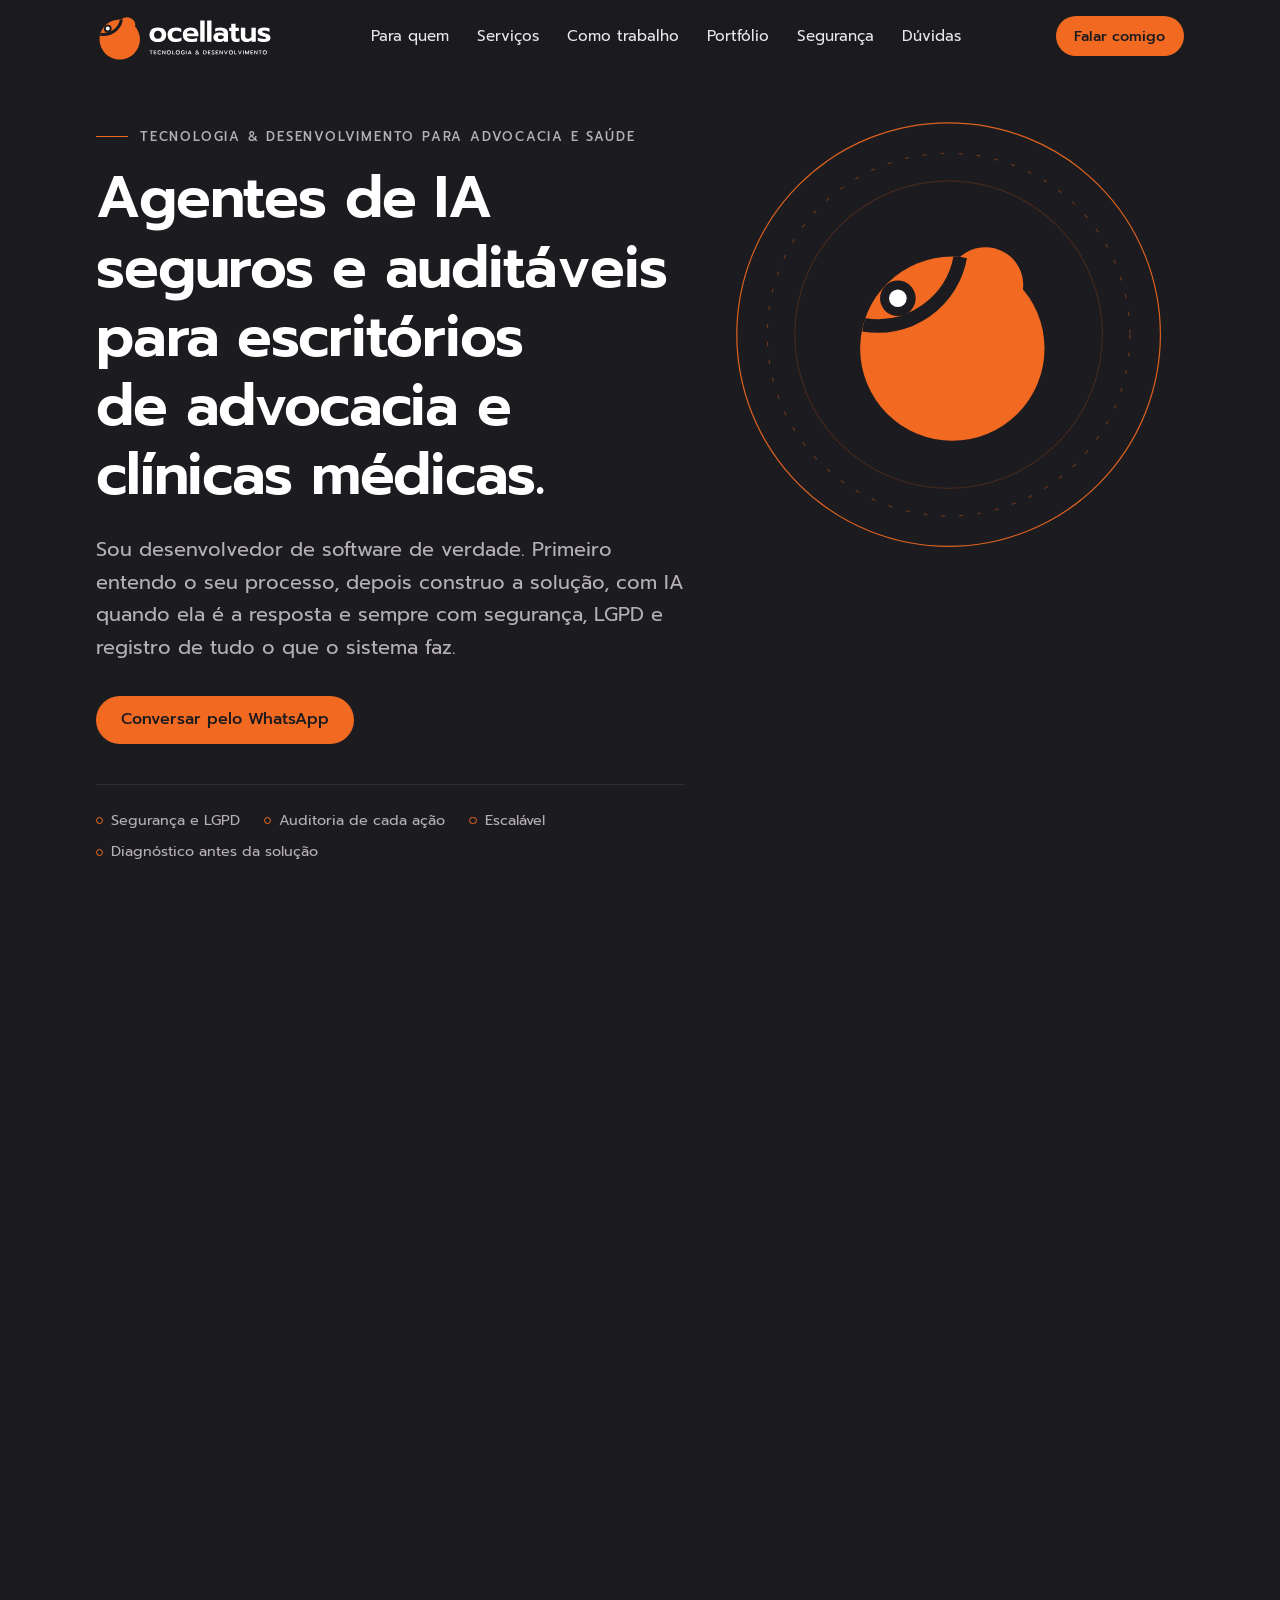
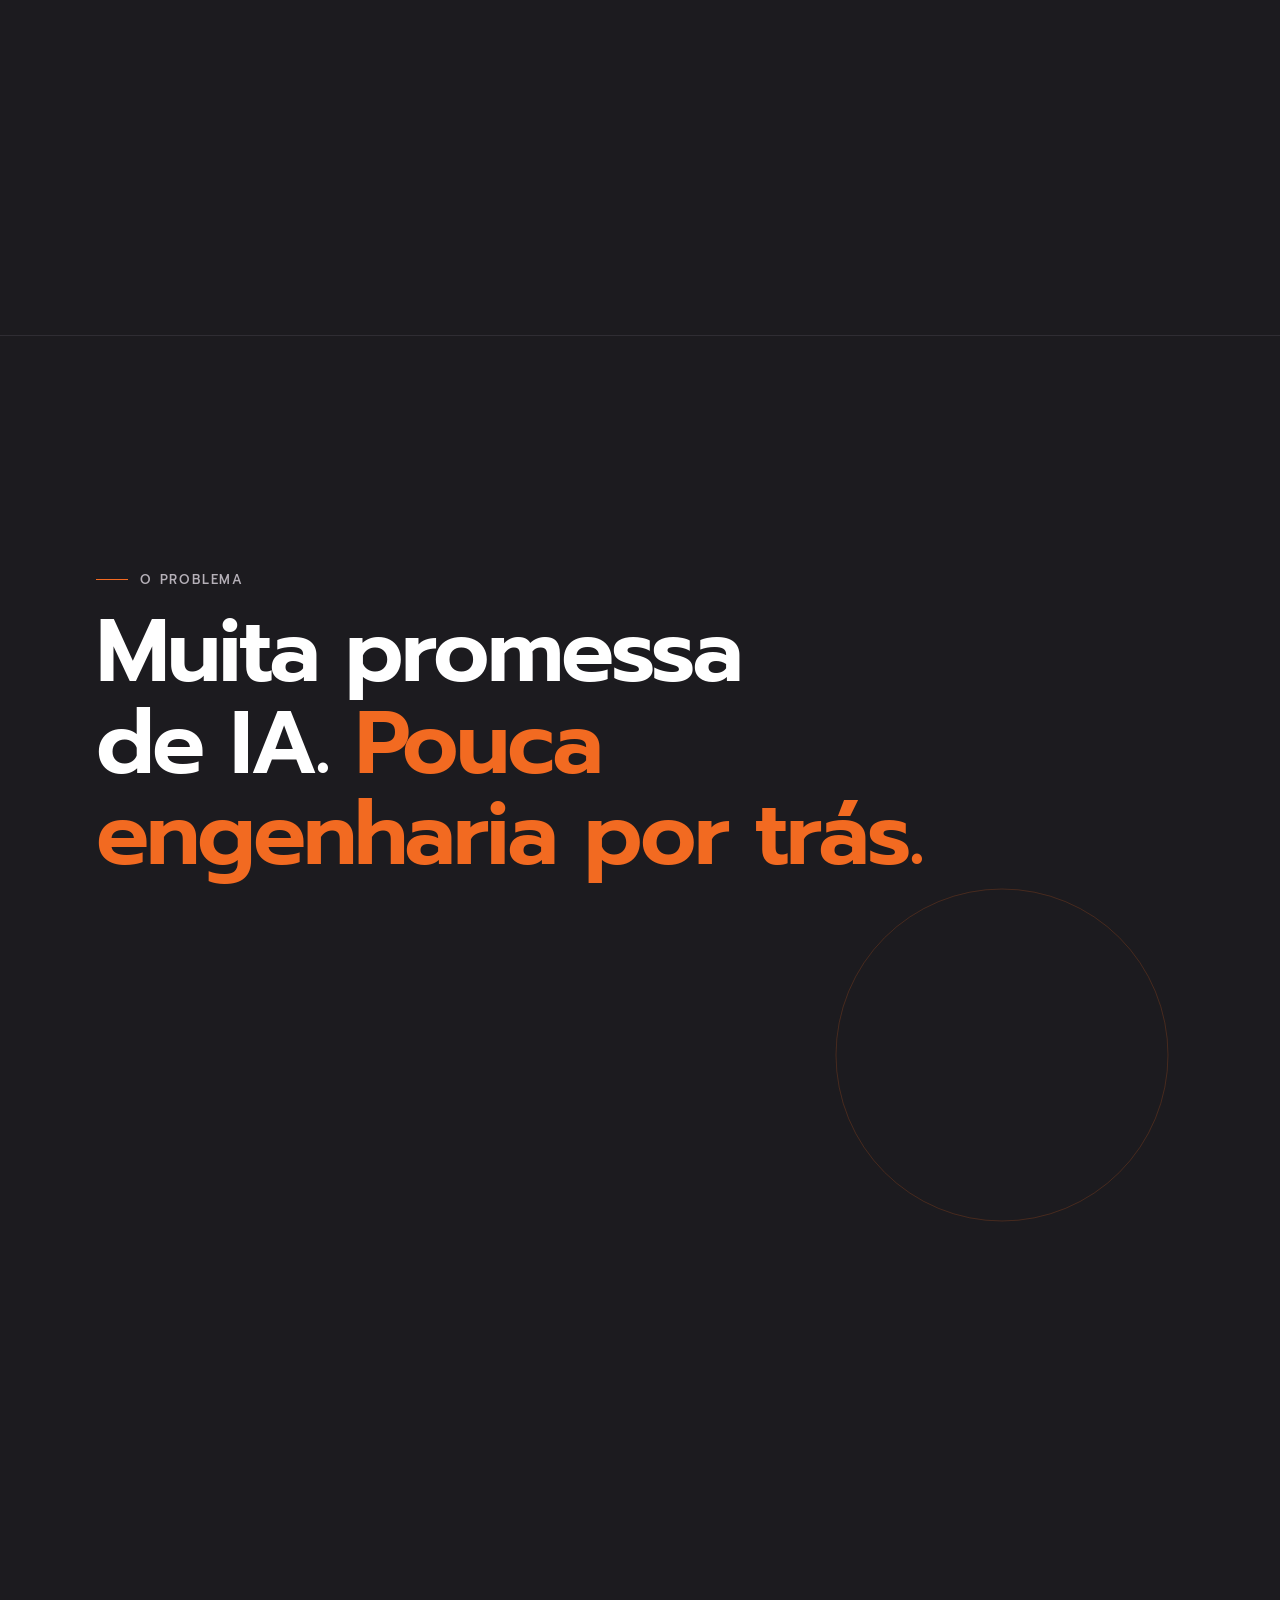
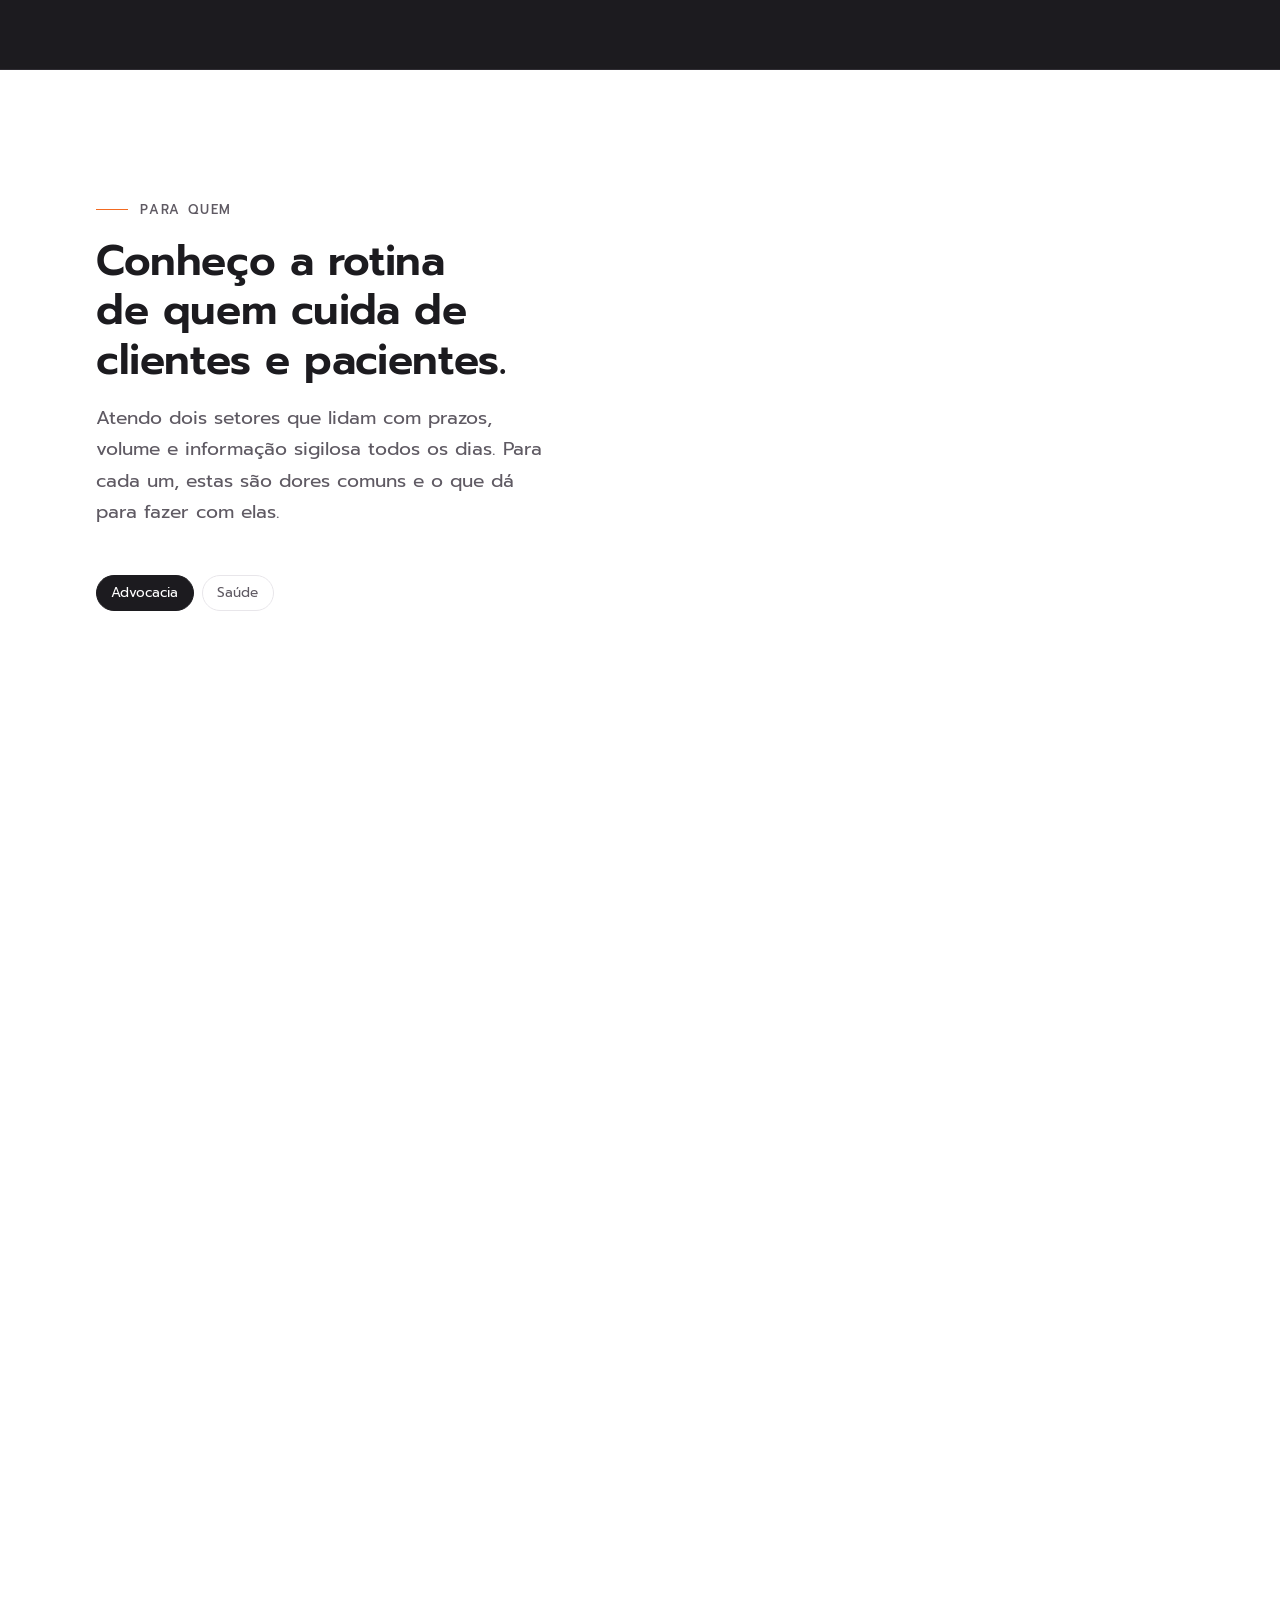
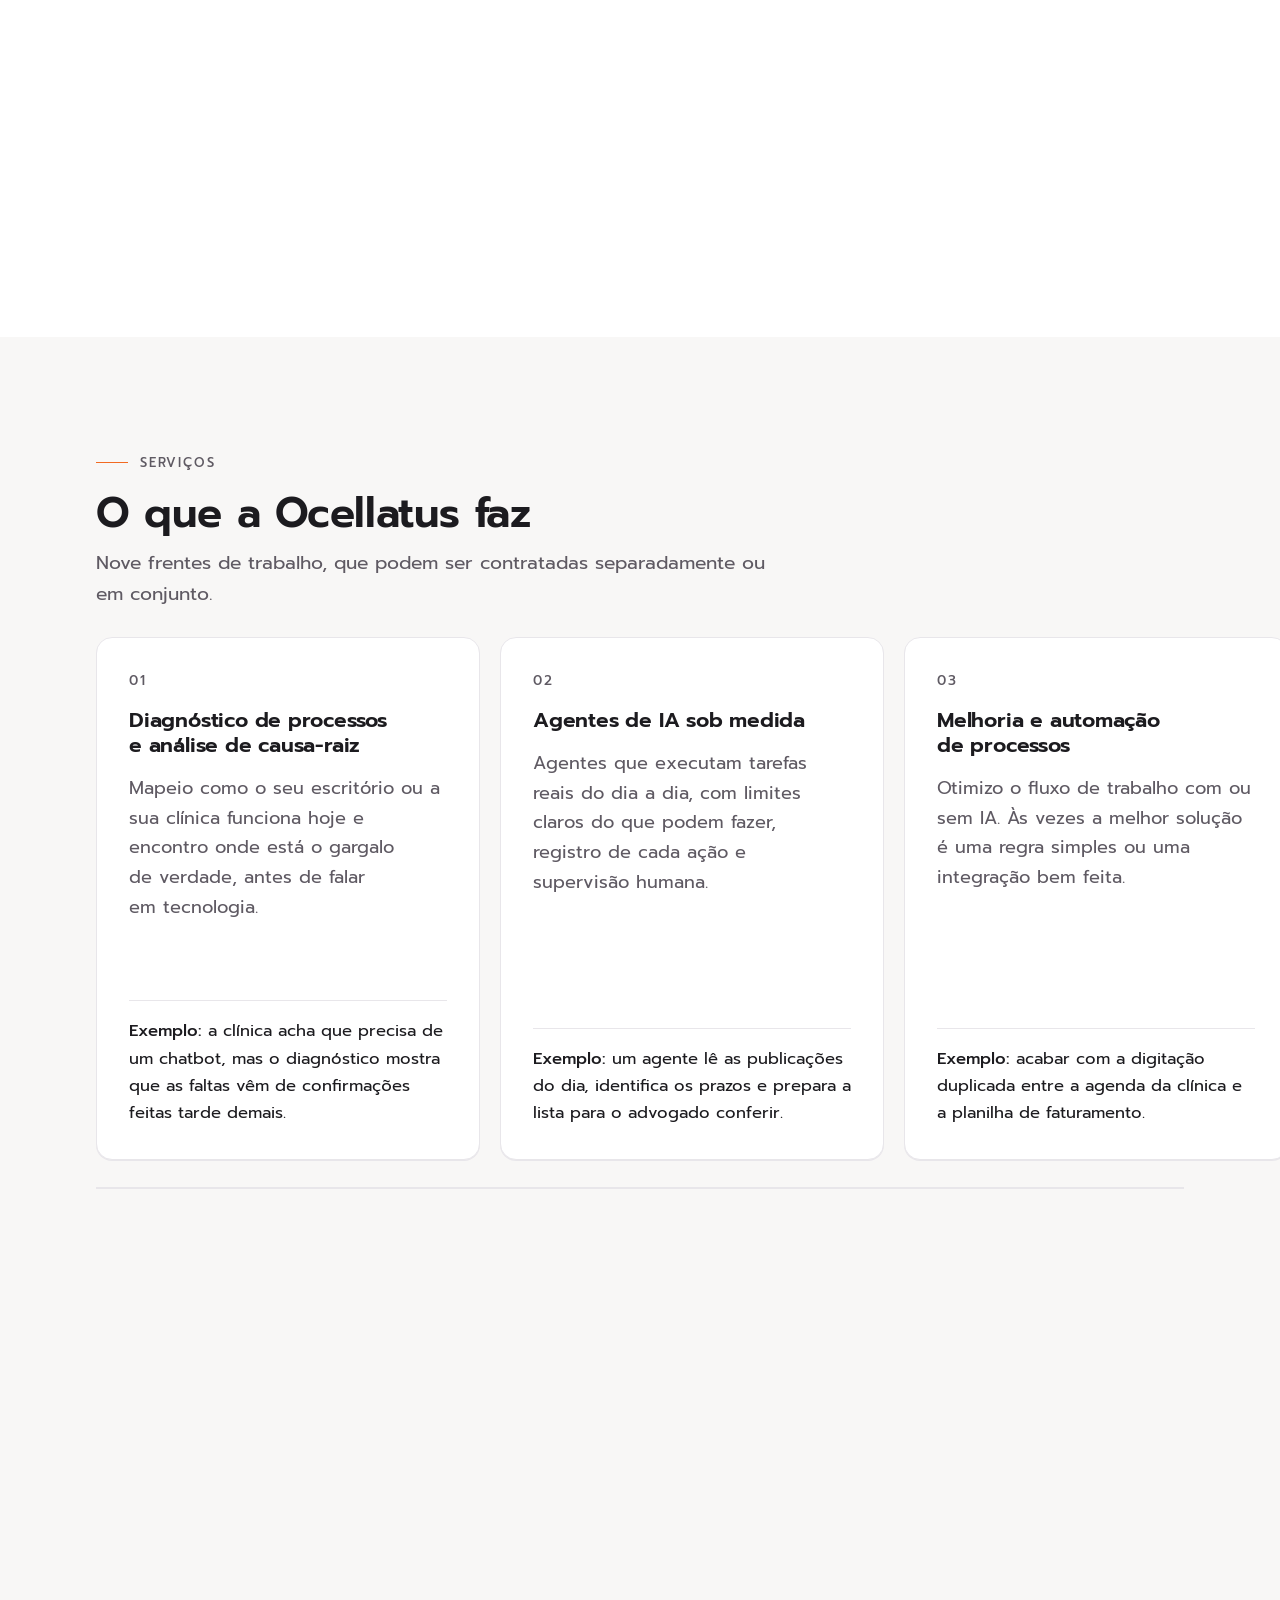
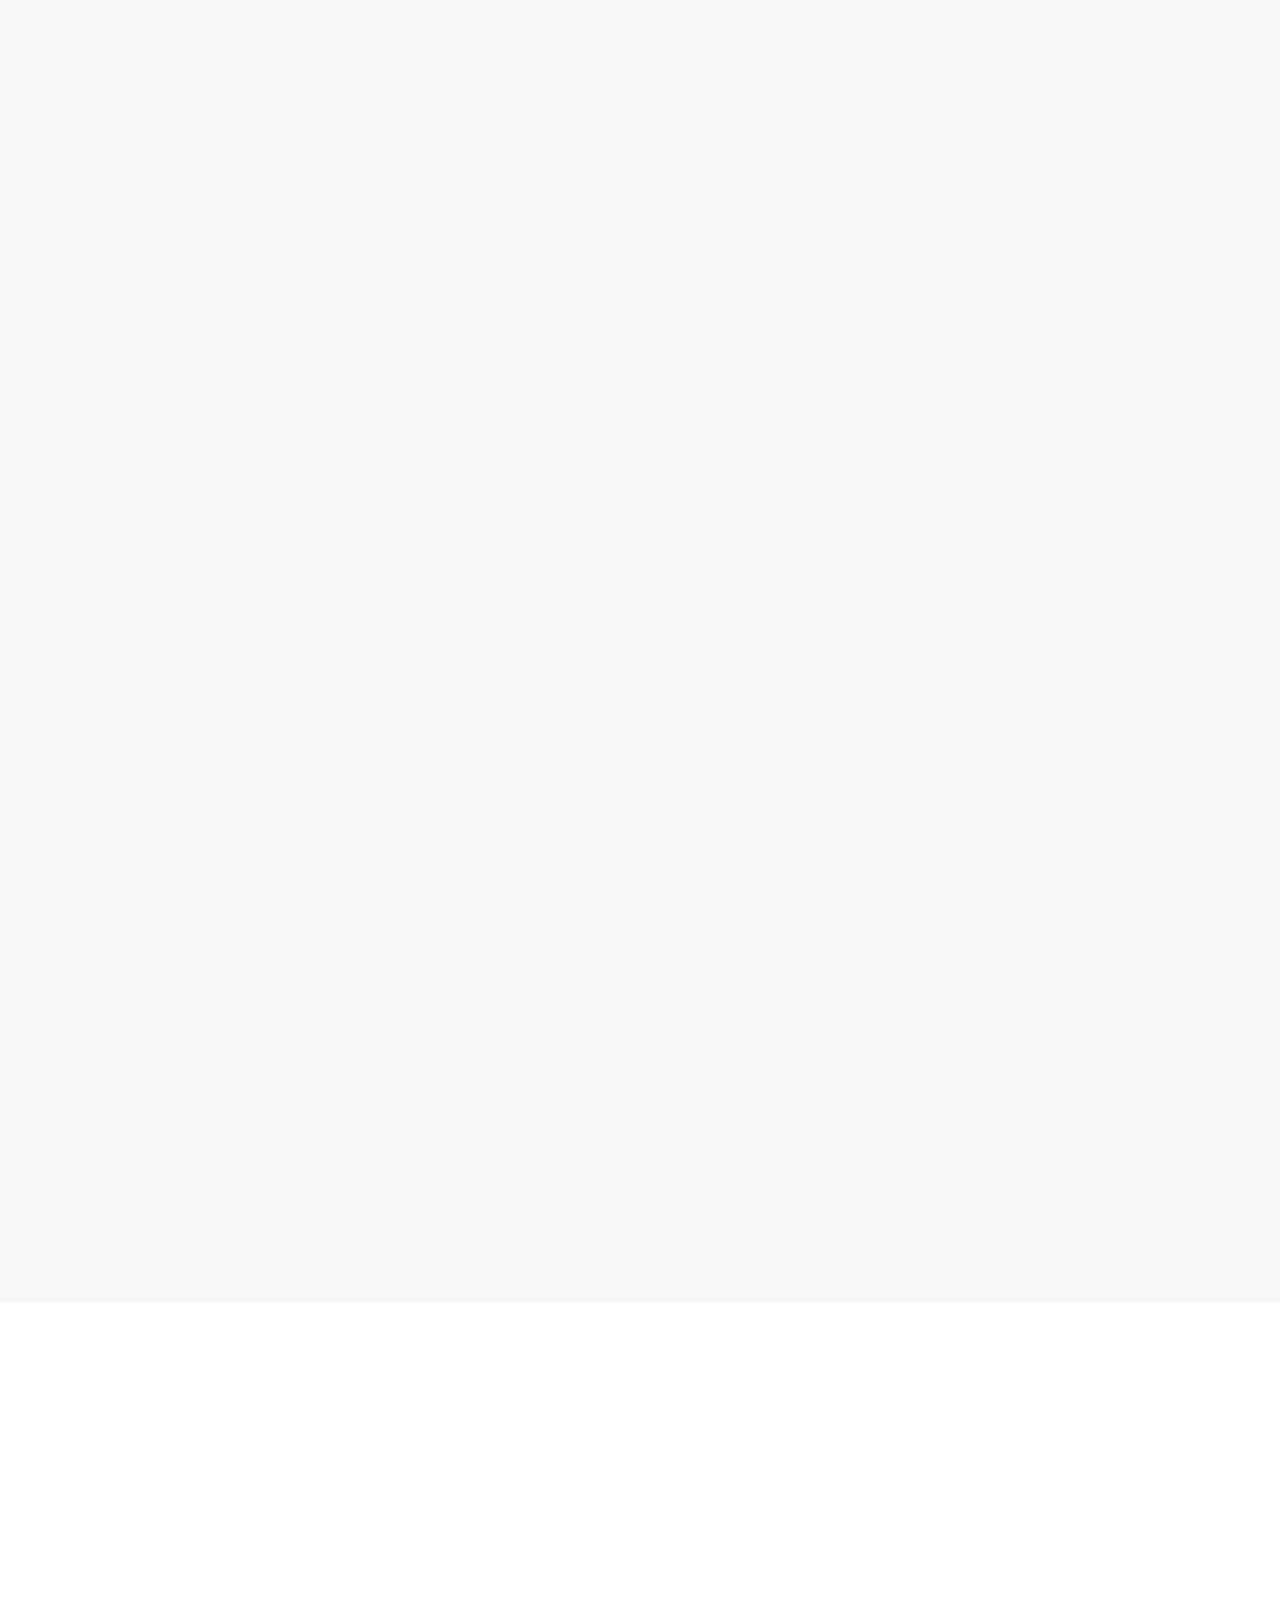
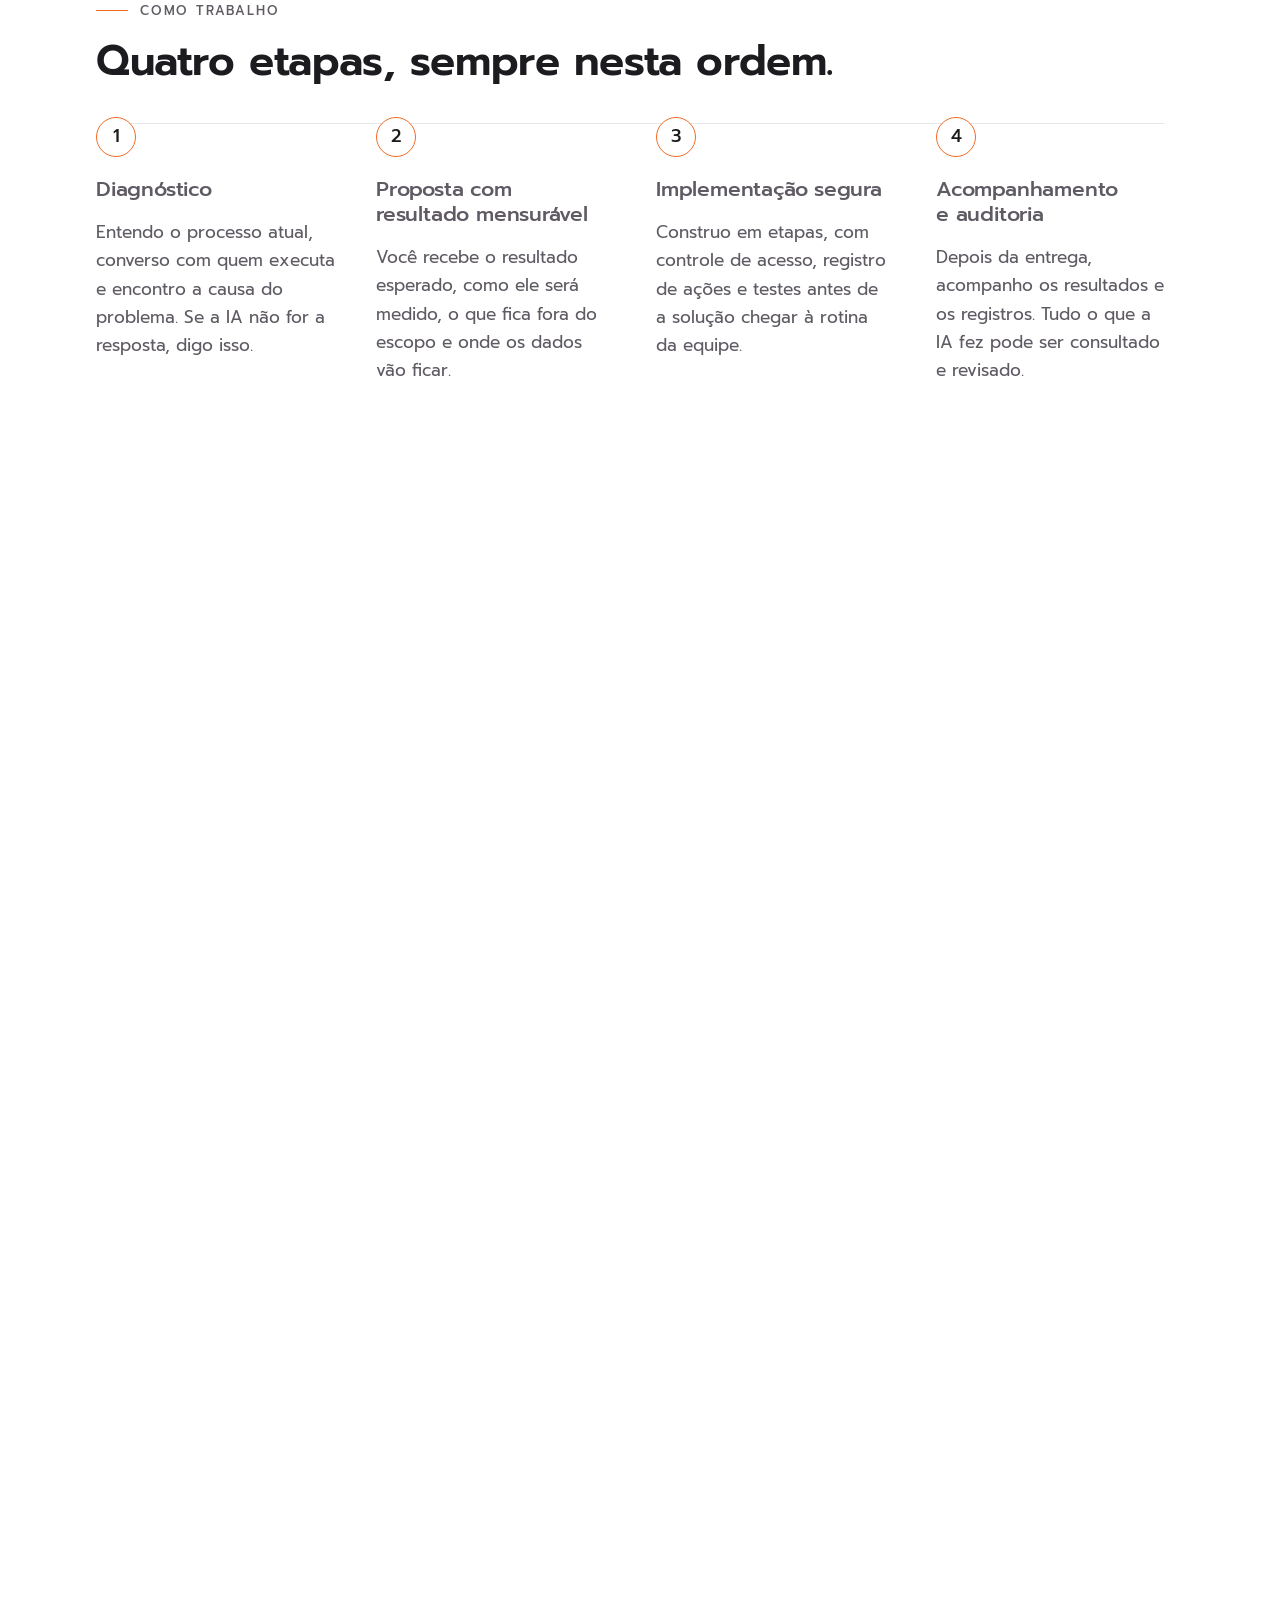
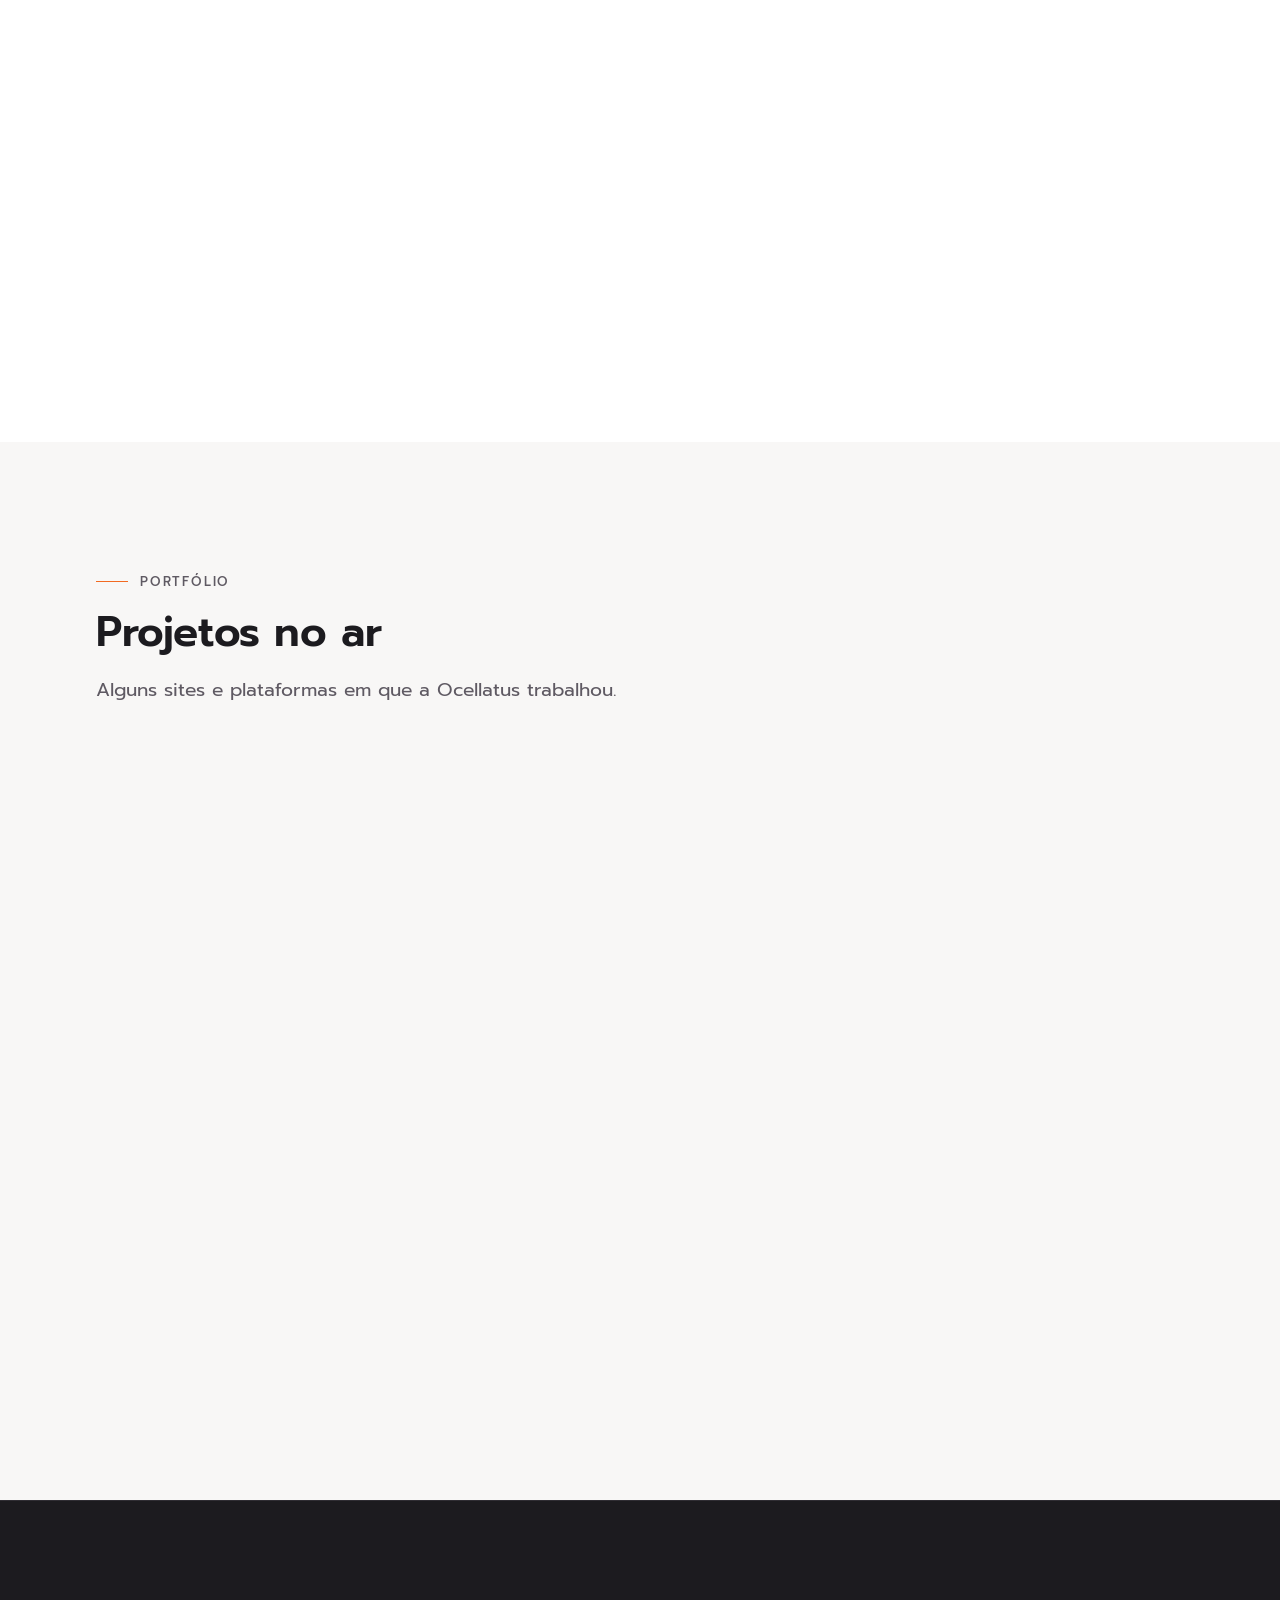
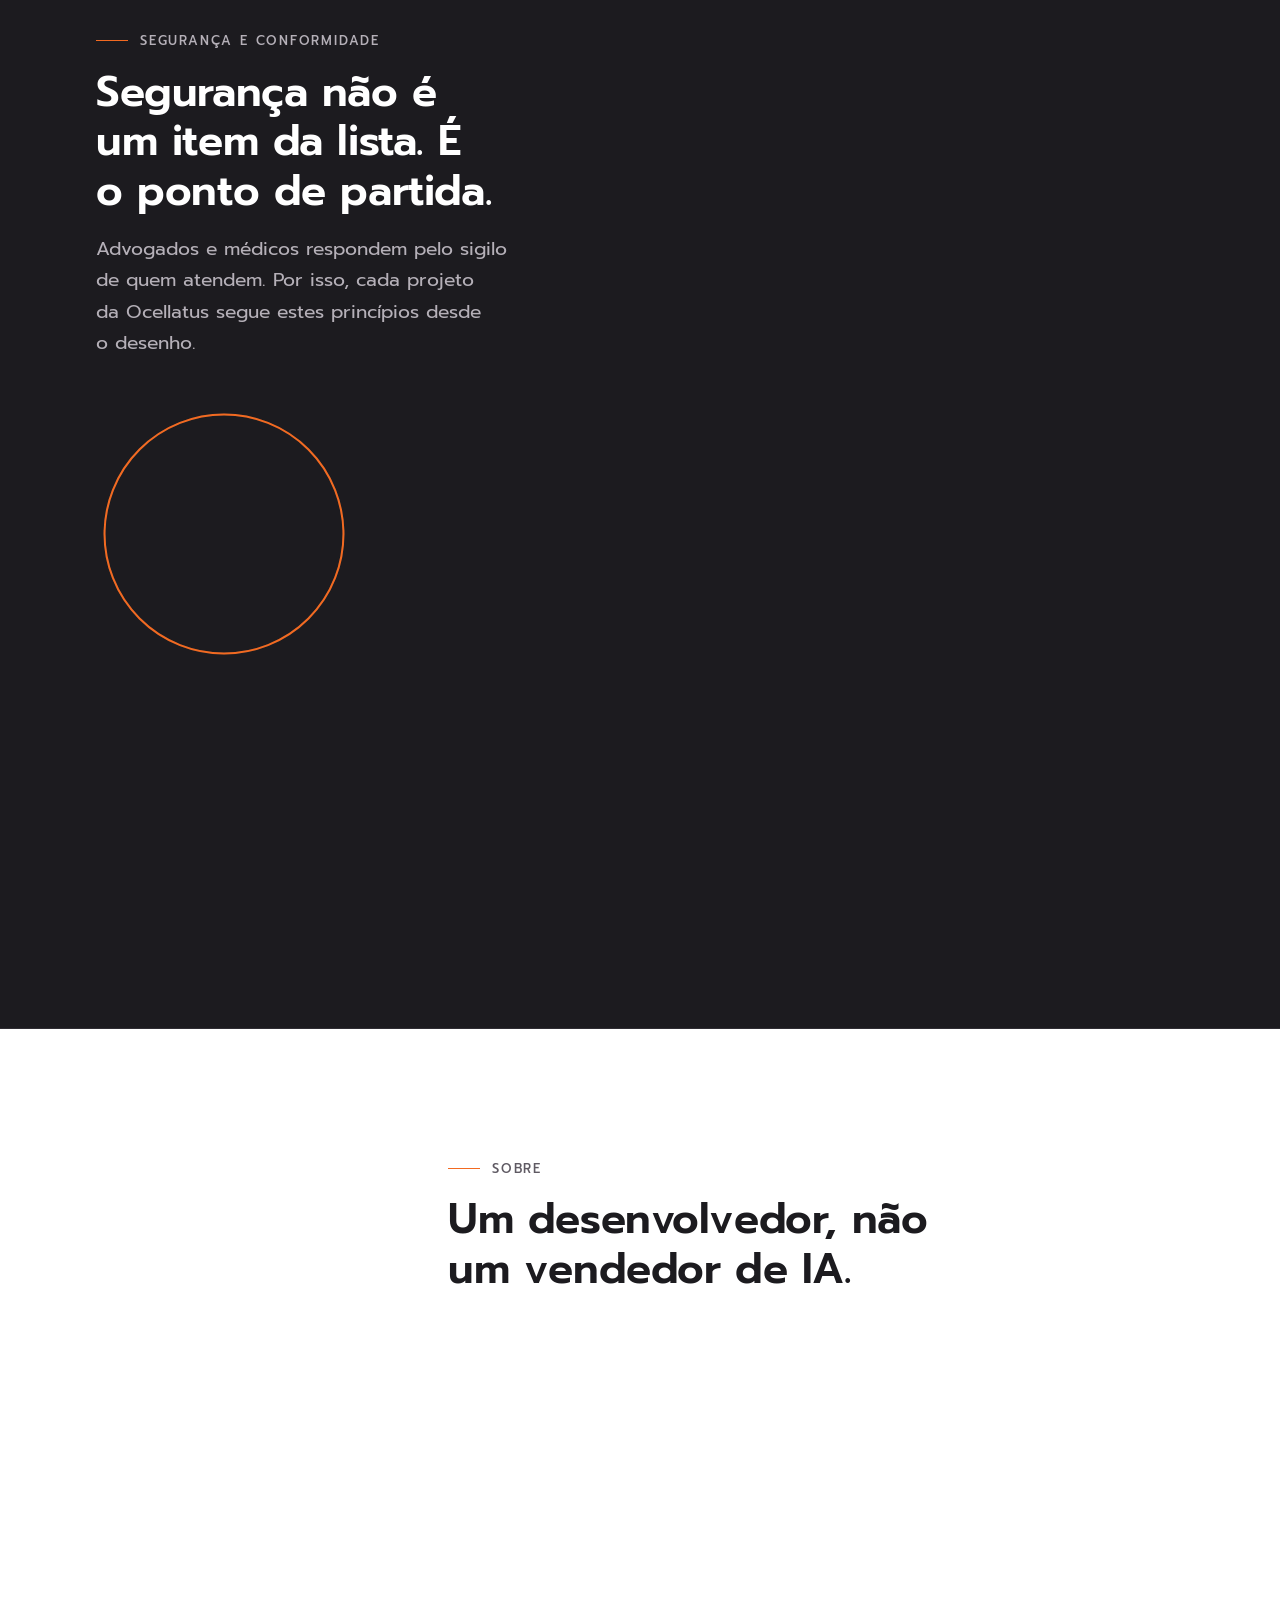
<file: index.html>
<!doctype html>
<html lang="pt-BR">
<head>
  <meta charset="utf-8">
  <meta name="viewport" content="width=device-width, initial-scale=1">
  <meta http-equiv="Content-Security-Policy" content="default-src 'self'; script-src 'self'; style-src 'self'; img-src 'self'; font-src 'self'; connect-src 'self'; object-src 'none'; base-uri 'self'; form-action 'none'; upgrade-insecure-requests">
  <meta name="referrer" content="strict-origin-when-cross-origin">
  <title>Ocellatus | Agentes de IA para advocacia e clínicas médicas</title>
  <meta name="description" content="Agentes de IA seguros e auditáveis e transformação digital para escritórios de advocacia e clínicas médicas. LGPD desde o desenho.">
  <link rel="canonical" href="https://ocellatuslab.github.io/">
  <meta name="theme-color" content="#ffffff" media="(prefers-color-scheme: light)">
  <meta name="theme-color" content="#1c1b1f" media="(prefers-color-scheme: dark)">
  <meta name="color-scheme" content="light dark">

  <meta property="og:type" content="website">
  <meta property="og:locale" content="pt_BR">
  <meta property="og:site_name" content="Ocellatus">
  <meta property="og:url" content="https://ocellatuslab.github.io/">
  <meta property="og:title" content="Ocellatus | Agentes de IA para advocacia e clínicas médicas">
  <meta property="og:description" content="Agentes de IA seguros e auditáveis para escritórios de advocacia e clínicas médicas. Diagnóstico antes da solução, LGPD desde o desenho.">
  <meta property="og:image" content="https://ocellatuslab.github.io/assets/img/og.jpg">
  <meta property="og:image:width" content="1200">
  <meta property="og:image:height" content="630">
  <meta property="og:image:alt" content="Logo da Ocellatus e o texto: Agentes de IA seguros e auditáveis para escritórios de advocacia e clínicas médicas.">
  <meta name="twitter:card" content="summary_large_image">
  <meta name="twitter:title" content="Ocellatus | Agentes de IA para advocacia e clínicas médicas">
  <meta name="twitter:description" content="Agentes de IA seguros e auditáveis para escritórios de advocacia e clínicas médicas. Diagnóstico antes da solução, LGPD desde o desenho.">
  <meta name="twitter:image" content="https://ocellatuslab.github.io/assets/img/og.jpg">
  <meta name="twitter:image:alt" content="Logo da Ocellatus e o texto: Agentes de IA seguros e auditáveis para escritórios de advocacia e clínicas médicas.">

  <link rel="icon" href="/favicon.ico" sizes="48x48">
  <link rel="icon" href="/assets/img/icone.svg" type="image/svg+xml">
  <link rel="icon" href="/assets/img/icon-32.png" type="image/png" sizes="32x32">
  <link rel="apple-touch-icon" href="/assets/img/apple-touch-icon.png">
  <link rel="manifest" href="/site.webmanifest">
  <link rel="alternate" type="text/markdown" href="/llms.txt" title="Resumo da Ocellatus para modelos de linguagem">

  <link rel="preload" href="/assets/fonts/prompt-regular.woff2" as="font" type="font/woff2" crossorigin>
  <link rel="preload" href="/assets/fonts/prompt-semibold.woff2" as="font" type="font/woff2" crossorigin>
  <script src="/assets/js/cine-init.js"></script>
  <link rel="stylesheet" href="/assets/css/site.css">
  <link rel="stylesheet" href="/assets/css/cinema.css">
  <script src="/assets/js/cinema.js" defer></script>

  <script type="application/ld+json">
  {
    "@context": "https://schema.org",
    "@graph": [
      {
        "@type": ["Organization", "ProfessionalService"],
        "@id": "https://ocellatuslab.github.io/#organizacao",
        "name": "Ocellatus",
        "alternateName": "Ocellatus — Tecnologia & Desenvolvimento",
        "slogan": "Tecnologia & Desenvolvimento",
        "description": "A Ocellatus é uma empresa de software especializada em agentes de IA seguros e auditáveis para escritórios de advocacia e clínicas médicas.",
        "url": "https://ocellatuslab.github.io/",
        "logo": {
          "@type": "ImageObject",
          "url": "https://ocellatuslab.github.io/assets/img/icon-512.png",
          "width": 512,
          "height": 512
        },
        "image": "https://ocellatuslab.github.io/assets/img/og.jpg",
        "telephone": "+55 92 99239-4653",
        "address": {
          "@type": "PostalAddress",
          "addressLocality": "Manaus",
          "addressRegion": "AM",
          "addressCountry": "BR"
        },
        "areaServed": { "@type": "Country", "name": "Brasil" },
        "serviceType": [
          "Diagnóstico de processos e análise de causa-raiz",
          "Agentes de IA sob medida",
          "Melhoria e automação de processos",
          "Integração de sistemas legados com IA",
          "Outcome as a Service",
          "Transformação digital",
          "Treinamento de IA",
          "Treinamento sobre Claude e Claude Code",
          "Treinamento de IA para desenvolvedores"
        ],
        "knowsAbout": [
          "Agentes de IA para escritórios de advocacia",
          "Automação para clínicas médicas",
          "IA na saúde com LGPD",
          "Lei Geral de Proteção de Dados (LGPD)",
          "Auditoria de sistemas de IA",
          "Integração de sistemas legados",
          "Outcome as a Service",
          "Transformação digital",
          "Desenvolvimento de software"
        ],
        "founder": { "@id": "https://ocellatuslab.github.io/#fundador" },
        "sameAs": [
          "https://www.linkedin.com/company/145250750/",
          "https://www.instagram.com/ocellatustecnologia/"
        ],
        "contactPoint": {
          "@type": "ContactPoint",
          "contactType": "atendimento comercial",
          "telephone": "+55 92 99239-4653",
          "availableLanguage": "pt-BR"
        }
      },
      {
        "@type": "Person",
        "@id": "https://ocellatuslab.github.io/#fundador",
        "name": "Samuelson Brito",
        "image": "https://ocellatuslab.github.io/assets/img/fundador.webp",
        "jobTitle": "Fundador e desenvolvedor de software",
        "description": "Desenvolvedor de software desde 2012, com sistemas para os setores bancário, portuário e de logística, marketing digital, jurídico, recursos humanos e integrações com sistemas de ponto.",
        "worksFor": { "@id": "https://ocellatuslab.github.io/#organizacao" }
      },
      {
        "@type": "WebSite",
        "@id": "https://ocellatuslab.github.io/#site",
        "url": "https://ocellatuslab.github.io/",
        "name": "Ocellatus",
        "inLanguage": "pt-BR",
        "publisher": { "@id": "https://ocellatuslab.github.io/#organizacao" }
      },
      {
        "@type": "Service",
        "@id": "https://ocellatuslab.github.io/#servico-diagnostico",
        "name": "Diagnóstico de processos e análise de causa-raiz",
        "description": "Mapeamento de como o escritório ou a clínica funciona hoje para encontrar a causa real do gargalo antes de propor qualquer tecnologia.",
        "provider": { "@id": "https://ocellatuslab.github.io/#organizacao" },
        "areaServed": { "@type": "Country", "name": "Brasil" },
        "audience": { "@type": "BusinessAudience", "audienceType": "Escritórios de advocacia e clínicas médicas" }
      },
      {
        "@type": "Service",
        "@id": "https://ocellatuslab.github.io/#servico-agentes",
        "name": "Agentes de IA sob medida",
        "description": "Agentes de IA que executam tarefas reais do dia a dia com limites definidos, registro de cada ação e supervisão humana.",
        "provider": { "@id": "https://ocellatuslab.github.io/#organizacao" },
        "areaServed": { "@type": "Country", "name": "Brasil" },
        "audience": { "@type": "BusinessAudience", "audienceType": "Escritórios de advocacia e clínicas médicas" }
      },
      {
        "@type": "Service",
        "@id": "https://ocellatuslab.github.io/#servico-automacao",
        "name": "Melhoria e automação de processos",
        "description": "Otimização do fluxo de trabalho com ou sem IA, eliminando retrabalho e digitação duplicada.",
        "provider": { "@id": "https://ocellatuslab.github.io/#organizacao" },
        "areaServed": { "@type": "Country", "name": "Brasil" },
        "audience": { "@type": "BusinessAudience", "audienceType": "Escritórios de advocacia e clínicas médicas" }
      },
      {
        "@type": "Service",
        "@id": "https://ocellatuslab.github.io/#servico-integracao",
        "name": "Integração de sistemas legados com IA",
        "description": "Conexão do sistema jurídico, do prontuário eletrônico ou do ERP que a empresa já usa a recursos de IA, sem trocar tudo.",
        "provider": { "@id": "https://ocellatuslab.github.io/#organizacao" },
        "areaServed": { "@type": "Country", "name": "Brasil" },
        "audience": { "@type": "BusinessAudience", "audienceType": "Escritórios de advocacia e clínicas médicas" }
      },
      {
        "@type": "Service",
        "@id": "https://ocellatuslab.github.io/#servico-outcome",
        "name": "Outcome as a Service",
        "alternateName": "Resultado como serviço",
        "description": "Modelo de contratação em que o cliente paga pelo resultado entregue, definido e medido em conjunto, e não por horas trabalhadas ou licenças de software.",
        "provider": { "@id": "https://ocellatuslab.github.io/#organizacao" },
        "areaServed": { "@type": "Country", "name": "Brasil" },
        "audience": { "@type": "BusinessAudience", "audienceType": "Escritórios de advocacia e clínicas médicas" }
      },
      {
        "@type": "Service",
        "@id": "https://ocellatuslab.github.io/#servico-transformacao",
        "name": "Transformação digital",
        "description": "Planejamento e execução, em etapas, de diagnóstico, automação, IA e integração de sistemas para escritórios de advocacia e clínicas médicas.",
        "provider": { "@id": "https://ocellatuslab.github.io/#organizacao" },
        "areaServed": { "@type": "Country", "name": "Brasil" },
        "audience": { "@type": "BusinessAudience", "audienceType": "Escritórios de advocacia e clínicas médicas" }
      },
      {
        "@type": "Service",
        "@id": "https://ocellatuslab.github.io/#servico-treinamento-ia",
        "name": "Treinamento de IA",
        "description": "Capacitação de profissionais e equipes para usar IA no dia a dia com segurança, conhecendo seus limites e os cuidados com dados.",
        "provider": { "@id": "https://ocellatuslab.github.io/#organizacao" },
        "areaServed": { "@type": "Country", "name": "Brasil" },
        "audience": { "@type": "BusinessAudience", "audienceType": "Escritórios de advocacia e clínicas médicas" }
      },
      {
        "@type": "Service",
        "@id": "https://ocellatuslab.github.io/#servico-treinamento-claude",
        "name": "Treinamento sobre Claude e Claude Code",
        "description": "Treinamento prático no Claude, assistente de IA da Anthropic, e no Claude Code, da configuração ao uso diário, com foco em segurança e boas práticas.",
        "provider": { "@id": "https://ocellatuslab.github.io/#organizacao" },
        "areaServed": { "@type": "Country", "name": "Brasil" },
        "audience": { "@type": "BusinessAudience", "audienceType": "Profissionais, equipes e desenvolvedores" }
      },
      {
        "@type": "Service",
        "@id": "https://ocellatuslab.github.io/#servico-treinamento-desenvolvedores",
        "name": "Treinamento de IA para desenvolvedores",
        "description": "Treinamento para desenvolvedores que querem acelerar o desenvolvimento de software com IA, com planejamento, revisão de código e testes.",
        "provider": { "@id": "https://ocellatuslab.github.io/#organizacao" },
        "areaServed": { "@type": "Country", "name": "Brasil" },
        "audience": { "@type": "BusinessAudience", "audienceType": "Desenvolvedores de software" }
      },
      {
        "@type": "FAQPage",
        "@id": "https://ocellatuslab.github.io/#faq",
        "mainEntity": [
          {
            "@type": "Question",
            "name": "A IA vai ter acesso aos dados dos meus clientes ou pacientes?",
            "acceptedAnswer": { "@type": "Answer", "text": "Só aos dados estritamente necessários para cada tarefa, e cada acesso fica registrado. Antes do projeto definimos juntos quais dados entram, onde ficam armazenados e quem pode acessá-los. Dados de saúde, que são dados sensíveis pela LGPD, recebem cuidados reforçados." }
          },
          {
            "@type": "Question",
            "name": "Preciso trocar meu sistema atual?",
            "acceptedAnswer": { "@type": "Answer", "text": "Normalmente, não. A integração conecta a IA ao sistema jurídico, ao prontuário eletrônico ou ao ERP que você já usa. A troca só é recomendada quando o diagnóstico mostra que o próprio sistema é a causa do problema." }
          },
          {
            "@type": "Question",
            "name": "O que é Outcome as a Service?",
            "acceptedAnswer": { "@type": "Answer", "text": "Outcome as a Service (resultado como serviço) é um modelo em que você paga pelo resultado entregue, e não por horas trabalhadas ou licenças de software. O resultado é definido e medido junto com você antes do início do projeto." }
          },
          {
            "@type": "Question",
            "name": "Como sei que não estou sendo enganado por mais uma promessa de IA?",
            "acceptedAnswer": { "@type": "Answer", "text": "Peça três coisas a qualquer fornecedor: um diagnóstico do seu processo antes da proposta, um resultado mensurável por escrito e acesso aos registros do que a IA faz. A Ocellatus trabalha assim e diz quando a IA não é a resposta." }
          },
          {
            "@type": "Question",
            "name": "Quanto tempo leva um diagnóstico?",
            "acceptedAnswer": { "@type": "Answer", "text": "PREENCHER_PRAZO_DIAGNOSTICO O prazo exato depende do tamanho da operação e é combinado antes do início." }
          },
          {
            "@type": "Question",
            "name": "A IA toma decisões sozinha?",
            "acceptedAnswer": { "@type": "Answer", "text": "Não nas decisões que afetam clientes ou pacientes. Os agentes executam tarefas dentro de limites definidos, e tudo o que exige julgamento profissional passa pela aprovação de uma pessoa." }
          },
          {
            "@type": "Question",
            "name": "O que acontece se uma automação parar de funcionar?",
            "acceptedAnswer": { "@type": "Answer", "text": "Você fica sabendo. As soluções têm monitoramento e registros, e o acompanhamento faz parte do trabalho, então falhas são detectadas e corrigidas em vez de passarem despercebidas." }
          }
        ]
      }
    ]
  }
  </script>
</head>
<body>
  <a class="pular" href="#conteudo">Pular para o conteúdo</a>
  <div class="progresso" aria-hidden="true"><span></span></div>

  <header class="topo">
    <div class="topo__interno">
      <a class="topo__logo" href="#inicio" aria-label="Ocellatus, voltar ao início">
        <img class="logo-claro" src="/assets/img/logo-horizontal-claro.svg" width="180" height="53" alt="">
        <img class="logo-escuro" src="/assets/img/logo-horizontal-escuro.svg" width="180" height="53" alt="">
      </a>
      <nav class="topo__nav" aria-label="Seções do site">
        <ul>
          <li><a href="#para-quem">Para quem</a></li>
          <li><a href="#servicos">Serviços</a></li>
          <li><a href="#como-trabalho">Como trabalho</a></li>
          <li><a href="#portfolio">Portfólio</a></li>
          <li><a href="#seguranca">Segurança</a></li>
          <li><a href="#faq">Dúvidas</a></li>
        </ul>
      </nav>
      <a class="botao botao--primario botao--pequeno" href="#contato">Falar comigo</a>
    </div>
  </header>

  <main id="conteudo">

    <!-- Cena 1. Abertura: o símbolo gira, os anéis se desenham e a câmera mergulha no olho do peixe. -->
    <section class="cena abertura" id="inicio" data-cena data-tom="escuro" aria-labelledby="titulo-hero">
      <div class="cena__palco">
        <div class="abertura__simbolo" aria-hidden="true">
          <svg class="abertura__aneis" viewBox="0 0 600 600" focusable="false">
            <circle class="anel anel--1" cx="300" cy="300" r="292" />
            <circle class="anel anel--2" cx="300" cy="300" r="250" />
            <circle class="anel anel--3" cx="300" cy="300" r="212" />
          </svg>
          <svg class="abertura__peixe" viewBox="-12 -12 108 125" focusable="false">
            <g transform="translate(-16 -7)">
              <defs>
                <clipPath id="ab-c"><circle cx="60" cy="64" r="44"/></clipPath>
                <mask id="ab-m" maskUnits="userSpaceOnUse" x="0" y="0" width="120" height="120">
                  <rect width="120" height="120" fill="#fff"/>
                  <path clip-path="url(#ab-c)" d="M17.5 52.6 A40 40 0 0 0 63.8 20.2" fill="none" stroke="#000" stroke-width="6.5"/>
                  <circle cx="34" cy="40" r="8.5" fill="#000"/>
                </mask>
              </defs>
              <g mask="url(#ab-m)" fill="#F26A21">
                <path d="M63.8 20.2 A18 18 0 0 1 93.7 35.7 L72 52 Z"/>
                <circle cx="60" cy="64" r="44"/>
              </g>
              <circle class="abertura__olho" cx="34" cy="40" r="4.2" fill="#FFFFFF"/>
            </g>
          </svg>
        </div>

        <div class="container abertura__texto">
          <p class="rotulo">Tecnologia &amp; Desenvolvimento para advocacia e saúde</p>
          <h1 id="titulo-hero" data-palavras>Agentes de IA seguros e auditáveis para escritórios de advocacia e clínicas médicas.</h1>
          <p class="hero__sub">Sou desenvolvedor de software de verdade. Primeiro entendo o seu processo, depois construo a solução, com IA quando ela é a resposta e sempre com segurança, LGPD e registro de tudo o que o sistema faz.</p>
          <div class="acoes">
            <a class="botao botao--primario" href="https://wa.me/5592992394653?text=Ol%C3%A1%2C%20vim%20pelo%20site%20da%20Ocellatus%20e%20gostaria%20de%20conversar%20sobre%20meu%20escrit%C3%B3rio%2Fminha%20cl%C3%ADnica." rel="noopener noreferrer">Conversar pelo WhatsApp</a>
          </div>
          <ul class="hero__pilares" aria-label="Princípios de trabalho">
            <li>Segurança e LGPD</li>
            <li>Auditoria de cada ação</li>
            <li>Escalável</li>
            <li>Diagnóstico antes da solução</li>
          </ul>
        </div>

        <p class="abertura__dica" aria-hidden="true"><span></span>Role para continuar</p>
      </div>
    </section>

    <!-- Cena 2. Manifesto: a frase acende palavra por palavra. -->
    <section class="secao--escura" id="problema" aria-labelledby="titulo-problema" data-tom="escuro">
      <div class="cena manifesto" data-cena>
        <div class="cena__palco">
          <div class="container">
            <p class="rotulo">O problema</p>
            <h2 id="titulo-problema" class="manifesto__frase" data-palavras>Muita promessa de IA. <span class="manifesto__acento">Pouca engenharia por trás.</span></h2>
            <p class="intro manifesto__intro">Escritórios e clínicas passaram a receber ofertas de “IA que resolve tudo”: prompts vendidos como produto, automações montadas às pressas, ferramentas que ninguém sabe explicar. Na prática, o que costuma aparecer depois é isto:</p>
          </div>
        </div>
      </div>

      <div class="container problemas">
        <ul class="grade grade--3 lista-problemas">
          <li class="cartao revelar" data-progresso>
            <span class="problemas__num" aria-hidden="true">01</span>
            <h3>Dados expostos</h3>
            <p>Informações de clientes e pacientes coladas em ferramentas públicas, sem contrato, sem controle de acesso e sem saber onde ficam armazenadas.</p>
          </li>
          <li class="cartao revelar" data-progresso>
            <span class="problemas__num" aria-hidden="true">02</span>
            <h3>Automações que quebram</h3>
            <p>Fluxos frágeis que param quando um sistema muda de versão. Ninguém percebe até um prazo ou uma consulta se perder.</p>
          </li>
          <li class="cartao revelar" data-progresso>
            <span class="problemas__num" aria-hidden="true">03</span>
            <h3>Dependência e caixa-preta</h3>
            <p>Soluções presas a uma ferramenta ou a uma pessoa, sem documentação e sem registro do que a IA decidiu e por quê.</p>
          </li>
        </ul>
        <p class="destaque revelar">A Ocellatus existe para ser o contraponto técnico e honesto: software construído com método, que você consegue auditar e que continua funcionando quando o escritório ou a clínica cresce.</p>
      </div>
    </section>

    <!-- Cena 3. Para quem: título fixo à esquerda, os dois setores passam à direita. -->
    <section class="secao duo" id="para-quem" aria-labelledby="titulo-para-quem">
      <div class="container duo__grade">
        <div class="duo__fixo">
          <p class="rotulo">Para quem</p>
          <h2 id="titulo-para-quem">Conheço a rotina de quem cuida de clientes e pacientes.</h2>
          <p class="intro">Atendo dois setores que lidam com prazos, volume e informação sigilosa todos os dias. Para cada um, estas são dores comuns e o que dá para fazer com elas.</p>
          <ol class="duo__marcadores" aria-hidden="true">
            <li data-marca="advocacia">Advocacia</li>
            <li data-marca="saude">Saúde</li>
          </ol>
        </div>
        <div class="duo__rolagem">
          <article class="setor revelar" data-setor="advocacia" aria-labelledby="titulo-advocacia">
            <h3 id="titulo-advocacia">Escritórios de advocacia</h3>
            <dl class="dores">
              <div>
                <dt>Prazos e controle de processos</dt>
                <dd><p class="dor">Prazos acompanhados em planilhas e e-mails, com risco real de perda.</p>
                <p><strong>Como resolvo:</strong> leitura das publicações e intimações, alerta para cada prazo com um responsável definido e conferência humana antes de qualquer ação.</p></dd>
              </div>
              <div>
                <dt>Petições e documentos repetitivos</dt>
                <dd><p class="dor">Horas gastas montando peças e contratos a partir dos mesmos modelos.</p>
                <p><strong>Como resolvo:</strong> agentes que preparam a minuta a partir dos dados do caso para revisão do advogado. Nada é protocolado sem aprovação.</p></dd>
              </div>
              <div>
                <dt>Triagem e atendimento inicial</dt>
                <dd><p class="dor">Contatos novos chegando pelo WhatsApp sem triagem, misturados aos clientes da casa.</p>
                <p><strong>Como resolvo:</strong> triagem inicial que organiza o caso, coleta os documentos e encaminha ao advogado certo, respeitando o sigilo profissional.</p></dd>
              </div>
            </dl>
          </article>
          <article class="setor revelar" data-setor="saude" aria-labelledby="titulo-saude">
            <h3 id="titulo-saude">Clínicas e consultórios médicos</h3>
            <dl class="dores">
              <div>
                <dt>Agendamento e confirmações</dt>
                <dd><p class="dor">Faltas e horários vagos, com a recepção presa ao telefone confirmando consultas.</p>
                <p><strong>Como resolvo:</strong> confirmações e remarcações automáticas integradas à agenda da clínica, com a recepção acompanhando tudo.</p></dd>
              </div>
              <div>
                <dt>Prontuário e documentação</dt>
                <dd><p class="dor">Tempo de consulta consumido por digitação e documentos repetitivos.</p>
                <p><strong>Como resolvo:</strong> apoio na organização de documentos e resumos, sempre revisados pelo profissional antes de entrarem no prontuário.</p></dd>
              </div>
              <div>
                <dt>Faturamento e convênios</dt>
                <dd><p class="dor">Glosas por guias incompletas e conferência manual demorada.</p>
                <p><strong>Como resolvo:</strong> conferência das guias antes do envio e controle de pendências, integrados ao sistema que a clínica já usa.</p></dd>
              </div>
            </dl>
          </article>
        </div>
      </div>
    </section>

    <!-- Cena 4. Serviços: a rolagem vertical move os cartões na horizontal. -->
    <section class="secao--alt" id="servicos" aria-labelledby="titulo-servicos">
      <div class="cena trilho" data-cena>
        <div class="cena__palco">
          <div class="container trilho__cabeca">
            <p class="rotulo">Serviços</p>
            <h2 id="titulo-servicos">O que a Ocellatus faz</h2>
            <p class="intro">Nove frentes de trabalho, que podem ser contratadas separadamente ou em conjunto.</p>
          </div>
          <div class="trilho__janela">
            <ul class="trilho__faixa servicos">
              <li class="cartao servico" id="diagnostico">
                <span class="servico__num" aria-hidden="true">01</span>
                <h3>Diagnóstico de processos e análise de causa-raiz</h3>
                <p>Mapeio como o seu escritório ou a sua clínica funciona hoje e encontro onde está o gargalo de verdade, antes de falar em tecnologia.</p>
                <p class="exemplo"><span>Exemplo:</span> a clínica acha que precisa de um chatbot, mas o diagnóstico mostra que as faltas vêm de confirmações feitas tarde demais.</p>
              </li>
              <li class="cartao servico" id="agentes-de-ia">
                <span class="servico__num" aria-hidden="true">02</span>
                <h3>Agentes de IA sob medida</h3>
                <p>Agentes que executam tarefas reais do dia a dia, com limites claros do que podem fazer, registro de cada ação e supervisão humana.</p>
                <p class="exemplo"><span>Exemplo:</span> um agente lê as publicações do dia, identifica os prazos e prepara a lista para o advogado conferir.</p>
              </li>
              <li class="cartao servico" id="automacao">
                <span class="servico__num" aria-hidden="true">03</span>
                <h3>Melhoria e automação de processos</h3>
                <p>Otimizo o fluxo de trabalho com ou sem IA. Às vezes a melhor solução é uma regra simples ou uma integração bem feita.</p>
                <p class="exemplo"><span>Exemplo:</span> acabar com a digitação duplicada entre a agenda da clínica e a planilha de faturamento.</p>
              </li>
              <li class="cartao servico" id="integracao">
                <span class="servico__num" aria-hidden="true">04</span>
                <h3>Integração de sistemas legados com IA</h3>
                <p>Conecto o sistema que você já usa, como o sistema jurídico, o prontuário eletrônico ou o ERP, a recursos de IA, sem precisar trocar tudo.</p>
                <p class="exemplo"><span>Exemplo:</span> buscar documentos antigos do escritório em linguagem natural, direto no acervo que já existe.</p>
              </li>
              <li class="cartao servico" id="outcome">
                <span class="servico__num" aria-hidden="true">05</span>
                <h3>Outcome as a Service</h3>
                <p>Você paga pelo resultado entregue, não por horas trabalhadas nem por licenças. O risco de a solução não funcionar deixa de ser só seu.</p>
                <p class="exemplo"><span>Exemplo:</span> a clínica paga pelas guias de convênio conferidas antes do envio, e não por um software que talvez ninguém use.</p>
              </li>
              <li class="cartao servico" id="transformacao-digital">
                <span class="servico__num" aria-hidden="true">06</span>
                <h3>Transformação digital</h3>
                <p>O trabalho que une tudo isso: diagnóstico, automação, IA e integração, planejados em etapas que a sua equipe consegue absorver.</p>
                <p class="exemplo"><span>Exemplo:</span> um escritório sai de pastas e planilhas para um fluxo digital com prazos, documentos e atendimento conectados.</p>
              </li>
              <li class="cartao servico" id="treinamento-ia">
                <span class="servico__num" aria-hidden="true">07</span>
                <h3>Treinamento de IA</h3>
                <p>Capacito advogados, médicos e equipes administrativas a usar IA no dia a dia com segurança: o que ela faz bem, onde costuma errar e quais dados nunca devem ser compartilhados.</p>
                <p class="exemplo"><span>Exemplo:</span> a equipe de um escritório aprende a revisar uma minuta feita com IA e a perceber quando a resposta inventou uma informação.</p>
              </li>
              <li class="cartao servico" id="treinamento-claude">
                <span class="servico__num" aria-hidden="true">08</span>
                <h3>Treinamento sobre Claude e Claude Code</h3>
                <p>Treinamento prático no Claude, o assistente de IA da Anthropic, e no Claude Code, que trabalha direto no código e no terminal. Da configuração ao uso diário, com foco em segurança e boas práticas.</p>
                <p class="exemplo"><span>Exemplo:</span> a equipe aprende a organizar projetos no Claude, revisar o que ele produz e definir o que ele pode ou não acessar.</p>
              </li>
              <li class="cartao servico" id="treinamento-desenvolvedores">
                <span class="servico__num" aria-hidden="true">09</span>
                <h3>IA para desenvolvedores</h3>
                <p>Treinamento para desenvolvedores que querem acelerar o desenvolvimento com IA sem abrir mão da qualidade: planejamento, revisão de código, testes e cuidado com o que vai para produção.</p>
                <p class="exemplo"><span>Exemplo:</span> um time passa a usar agentes de código para escrever testes e revisar alterações, mantendo a revisão humana antes de cada entrega.</p>
              </li>
            </ul>
          </div>
          <div class="container trilho__barra" aria-hidden="true"><span></span></div>
        </div>
      </div>

      <div class="container trilho__depois">
        <aside class="definicao revelar" id="outcome-as-a-service" aria-labelledby="titulo-oaas">
          <h3 id="titulo-oaas">O que é Outcome as a Service?</h3>
          <p><strong>Outcome as a Service (resultado como serviço) é um modelo de contratação em que o cliente paga pelo resultado entregue, e não pelas horas trabalhadas ou pelas licenças de software.</strong> O resultado é definido e medido junto com o cliente antes do início do projeto.</p>
          <p>Na prática, em vez de comprar uma ferramenta e torcer para que ela seja usada, você combina o que precisa acontecer, como prazos lidos e distribuídos todos os dias ou guias conferidas antes do envio, e paga conforme isso é entregue. Quem fornece a solução passa a ter o mesmo interesse que você: que ela funcione.</p>
          <p>O modelo já é adotado por empresas de tecnologia nos Estados Unidos e ainda é novo no Brasil.</p>
        </aside>
      </div>
    </section>

    <!-- Cena 5. Como trabalho: a linha avança e acende cada etapa. -->
    <section class="cena etapas-cena" id="como-trabalho" data-cena aria-labelledby="titulo-como">
      <div class="cena__palco">
        <div class="container">
          <p class="rotulo">Como trabalho</p>
          <h2 id="titulo-como">Quatro etapas, sempre nesta ordem.</h2>
          <div class="etapas-cena__trilha">
            <span class="etapas-cena__linha" aria-hidden="true"><span></span></span>
            <ol class="etapas">
              <li class="etapa">
                <h3>Diagnóstico</h3>
                <p>Entendo o processo atual, converso com quem executa e encontro a causa do problema. Se a IA não for a resposta, digo isso.</p>
              </li>
              <li class="etapa">
                <h3>Proposta com resultado mensurável</h3>
                <p>Você recebe o resultado esperado, como ele será medido, o que fica fora do escopo e onde os dados vão ficar.</p>
              </li>
              <li class="etapa">
                <h3>Implementação segura</h3>
                <p>Construo em etapas, com controle de acesso, registro de ações e testes antes de a solução chegar à rotina da equipe.</p>
              </li>
              <li class="etapa">
                <h3>Acompanhamento e auditoria</h3>
                <p>Depois da entrega, acompanho os resultados e os registros. Tudo o que a IA fez pode ser consultado e revisado.</p>
              </li>
            </ol>
          </div>
        </div>
      </div>
    </section>

    <!-- Cena 6. Portfólio: cartões em profundidade. -->
    <section class="secao secao--alt" id="portfolio" aria-labelledby="titulo-portfolio">
      <div class="container">
        <p class="rotulo">Portfólio</p>
        <h2 id="titulo-portfolio">Projetos no ar</h2>
        <p class="intro">Alguns sites e plataformas em que a Ocellatus trabalhou.</p>
        <ul class="grade grade--2 portfolio">
          <li class="cartao projeto revelar" data-progresso>
            <p class="projeto__tipo">Advocacia empresarial · Manaus (AM)</p>
            <h3>Assis &amp; Pereira Advogados</h3>
            <p>Site do escritório, com áreas de atuação, perfis dos advogados, perguntas frequentes, formulário de contato e atendimento pelo WhatsApp.</p>
            <p class="projeto__link"><a href="https://www.assisepereira.com.br/" target="_blank" rel="noopener noreferrer">assisepereira.com.br<span class="visualmente-oculto"> (abre em nova aba)</span></a></p>
          </li>
          <li class="cartao projeto revelar" data-progresso>
            <p class="projeto__tipo">Marketing e tecnologia para advocacia</p>
            <h3>ADV tá ON Hub Digital</h3>
            <p>Site do hub que cria sites, gerencia campanhas e implanta automações e ferramentas de IA para escritórios, com apresentação das soluções e pedido de proposta.</p>
            <p class="projeto__link"><a href="https://advtaon.com/" target="_blank" rel="noopener noreferrer">advtaon.com<span class="visualmente-oculto"> (abre em nova aba)</span></a></p>
          </li>
          <li class="cartao projeto revelar" data-progresso>
            <p class="projeto__tipo">Portal de notícias · Manaus (AM)</p>
            <h3>Portal Cabocla</h3>
            <p>Portal de notícias de Manaus e do Amazonas, com editorias, colunistas, guia de empresas, mídia kit e cadastro na newsletter.</p>
            <p class="projeto__link"><a href="https://portalcabocla.com.br/" target="_blank" rel="noopener noreferrer">portalcabocla.com.br<span class="visualmente-oculto"> (abre em nova aba)</span></a></p>
          </li>
          <li class="cartao projeto revelar" data-progresso>
            <p class="projeto__tipo">Plataforma jurídica</p>
            <h3>FarolJuris</h3>
            <p>Plataforma que consulta, monitora e exporta intimações, citações e editais publicados no Diário de Justiça Eletrônico Nacional (DJEN).</p>
            <p class="projeto__link"><a href="http://faroljuris.com.br/" target="_blank" rel="noopener noreferrer">faroljuris.com.br<span class="visualmente-oculto"> (abre em nova aba)</span></a></p>
          </li>
        </ul>
      </div>
    </section>

    <!-- Cena 7. Segurança: o anel se fecha em volta do olho enquanto os princípios passam. -->
    <section class="secao secao--escura duo seguranca" id="seguranca" data-progresso data-tom="escuro" aria-labelledby="titulo-seguranca">
      <div class="container duo__grade">
        <div class="duo__fixo">
          <p class="rotulo">Segurança e conformidade</p>
          <h2 id="titulo-seguranca">Segurança não é um item da lista. É o ponto de partida.</h2>
          <p class="intro">Advogados e médicos respondem pelo sigilo de quem atendem. Por isso, cada projeto da Ocellatus segue estes princípios desde o desenho.</p>
          <div class="seguranca__selo" aria-hidden="true">
            <svg viewBox="0 0 600 600" focusable="false">
              <circle class="seguranca__trilha" cx="300" cy="300" r="280" />
              <circle class="seguranca__anel" cx="300" cy="300" r="280" />
            </svg>
            <img src="/assets/img/simbolo-escuro.svg" width="108" height="125" alt="" loading="lazy" decoding="async">
          </div>
        </div>
        <ul class="duo__rolagem garantias">
          <li class="revelar">
            <h3>LGPD desde o desenho</h3>
            <p>Cada projeto começa definindo quais dados são necessários, para qual finalidade e por quanto tempo. O que não é necessário não é coletado.</p>
          </li>
          <li class="revelar">
            <h3>Dados sensíveis de saúde</h3>
            <p>Dados de saúde são dados sensíveis pela LGPD (art. 11). Recebem acesso restrito, registro de uso e cuidados compatíveis com o sigilo médico.</p>
          </li>
          <li class="revelar">
            <h3>Logs de auditoria</h3>
            <p>Cada ação de um agente de IA fica registrada: o que recebeu, o que fez, quando e com qual resultado. Nada de caixa-preta.</p>
          </li>
          <li class="revelar">
            <h3>Controle de acesso</h3>
            <p>Cada pessoa e cada sistema acessa só o que precisa, com permissões que podem ser revistas a qualquer momento.</p>
          </li>
          <li class="revelar">
            <h3>Onde os dados ficam</h3>
            <!-- CONFIRMAR: descrever a política real de armazenamento (infraestrutura do cliente, nuvem no Brasil etc.). -->
            <p>O local de armazenamento é definido com você antes do início do projeto e fica registrado na proposta.</p>
          </li>
          <li class="revelar">
            <h3>Supervisão humana</h3>
            <p>Decisões que afetam clientes ou pacientes passam por uma pessoa. A IA prepara, o profissional decide.</p>
          </li>
        </ul>
      </div>
    </section>

    <!-- Cena 8. Sobre: a foto se abre a partir de um círculo. -->
    <section class="secao" id="sobre" aria-labelledby="titulo-sobre">
      <div class="container sobre">
        <figure class="sobre__foto" data-progresso>
          <picture>
            <source srcset="/assets/img/fundador.avif" type="image/avif">
            <img src="/assets/img/fundador.webp" width="400" height="400" alt="Samuelson Brito, fundador da Ocellatus" loading="lazy" decoding="async">
          </picture>
        </figure>
        <div class="sobre__texto">
          <p class="rotulo">Sobre</p>
          <h2 id="titulo-sobre">Um desenvolvedor, não um vendedor de IA.</h2>
          <p class="revelar"><strong>A Ocellatus é uma empresa de software de Manaus (AM) especializada em agentes de IA seguros e auditáveis para escritórios de advocacia e clínicas médicas.</strong> Foi fundada por Samuelson Brito, desenvolvedor de software.</p>
          <p class="revelar">Escrevo software de verdade e uso IA como ferramenta, não como truque. Em eventos do setor, vi muitos empresários pagarem por promessas, prompts e automações frágeis. A Ocellatus existe para ser o contraponto técnico e honesto.</p>
          <p class="revelar">Programo desde 2012. Nesses mais de dez anos, desenvolvi sistemas para o setor bancário, portuário e de logística, para marketing digital, para a área jurídica e de recursos humanos, além de integrações com sistemas de ponto. Conheço IA pelo lado da engenharia, não do discurso.</p>
          <p class="sobre__nome revelar">O nome vem do <i lang="la">Astronotus ocellatus</i>, o peixe Oscar, que junto com a letra O forma o símbolo da marca.</p>
        </div>
      </div>
    </section>

    <!-- FAQ -->
    <section class="secao secao--alt" id="faq" aria-labelledby="titulo-faq">
      <div class="container container--estreito">
        <p class="rotulo">Dúvidas frequentes</p>
        <h2 id="titulo-faq">Perguntas que advogados e médicos costumam fazer</h2>
        <div class="faq">
          <details>
            <summary><h3>A IA vai ter acesso aos dados dos meus clientes ou pacientes?</h3></summary>
            <p>Só aos dados estritamente necessários para cada tarefa, e cada acesso fica registrado. Antes do projeto definimos juntos quais dados entram, onde ficam armazenados e quem pode acessá-los. Dados de saúde, que são dados sensíveis pela LGPD, recebem cuidados reforçados.</p>
          </details>
          <details>
            <summary><h3>Preciso trocar meu sistema atual?</h3></summary>
            <p>Normalmente, não. A integração conecta a IA ao sistema jurídico, ao prontuário eletrônico ou ao ERP que você já usa. A troca só é recomendada quando o diagnóstico mostra que o próprio sistema é a causa do problema.</p>
          </details>
          <details>
            <summary><h3>O que é Outcome as a Service?</h3></summary>
            <p>Outcome as a Service (resultado como serviço) é um modelo em que você paga pelo resultado entregue, e não por horas trabalhadas ou licenças de software. O resultado é definido e medido junto com você antes do início do projeto. <a href="#outcome-as-a-service">Veja a explicação completa</a>.</p>
          </details>
          <details>
            <summary><h3>Como sei que não estou sendo enganado por mais uma promessa de IA?</h3></summary>
            <p>Peça três coisas a qualquer fornecedor: um diagnóstico do seu processo antes da proposta, um resultado mensurável por escrito e acesso aos registros do que a IA faz. A Ocellatus trabalha assim e diz quando a IA não é a resposta.</p>
          </details>
          <details>
            <summary><h3>Quanto tempo leva um diagnóstico?</h3></summary>
            <p>PREENCHER_PRAZO_DIAGNOSTICO O prazo exato depende do tamanho da operação e é combinado antes do início.</p>
          </details>
          <details>
            <summary><h3>A IA toma decisões sozinha?</h3></summary>
            <p>Não nas decisões que afetam clientes ou pacientes. Os agentes executam tarefas dentro de limites definidos, e tudo o que exige julgamento profissional passa pela aprovação de uma pessoa.</p>
          </details>
          <details>
            <summary><h3>O que acontece se uma automação parar de funcionar?</h3></summary>
            <p>Você fica sabendo. As soluções têm monitoramento e registros, e o acompanhamento faz parte do trabalho, então falhas são detectadas e corrigidas em vez de passarem despercebidas.</p>
          </details>
        </div>
      </div>
    </section>

    <!-- Cena final. Contato: o círculo laranja da marca cresce e vira o fundo do convite. -->
    <section class="cena final" id="contato" data-cena data-tom="escuro" aria-labelledby="titulo-contato">
      <div class="cena__palco">
        <span class="final__disco" aria-hidden="true"></span>
        <div class="container container--estreito contato">
          <p class="rotulo">Contato</p>
          <h2 id="titulo-contato">Vamos conversar sobre o seu escritório ou a sua clínica.</h2>
          <p class="intro">A primeira conversa serve para entender o seu cenário. Sem compromisso e sem apresentação de vendas.</p>
          <div class="acoes acoes--centro">
            <a class="botao botao--primario" href="https://wa.me/5592992394653?text=Ol%C3%A1%2C%20vim%20pelo%20site%20da%20Ocellatus%20e%20gostaria%20de%20conversar%20sobre%20meu%20escrit%C3%B3rio%2Fminha%20cl%C3%ADnica." rel="noopener noreferrer">Conversar pelo WhatsApp</a>
          </div>
          <ul class="contato__lista">
            <li><span>WhatsApp</span> <a href="https://wa.me/5592992394653" rel="noopener noreferrer">+55 92 99239-4653</a></li>
            <li><span>LinkedIn</span> <a href="https://www.linkedin.com/company/145250750/" rel="noopener noreferrer">Ocellatus no LinkedIn</a></li>
          </ul>
        </div>
      </div>
    </section>
  </main>

  <footer class="rodape">
    <div class="container rodape__interno">
      <div class="rodape__marca">
        <picture>
          <source srcset="/assets/img/logo-horizontal-escuro.svg" type="image/svg+xml" media="(prefers-color-scheme: dark)">
          <img src="/assets/img/logo-horizontal-claro.svg" width="180" height="53" alt="Ocellatus Tecnologia &amp; Desenvolvimento" loading="lazy" decoding="async">
        </picture>
        <p>Software seguro e auditável para advocacia e saúde.</p>
        <!-- PREENCHER (opcional): <p>CNPJ PREENCHER_CNPJ</p> -->
      </div>
      <ul class="rodape__links">
        <li><a href="/privacidade.html">Política de privacidade</a></li>
        <li><a href="https://www.linkedin.com/company/145250750/" rel="noopener noreferrer">LinkedIn</a></li>
        <li><a href="https://www.instagram.com/ocellatustecnologia/" rel="noopener noreferrer">Instagram</a></li>
      </ul>
      <p class="rodape__copy">© 2026 Ocellatus. Este site não usa cookies nem rastreadores.</p>
    </div>
  </footer>
</body>
</html>
</file>
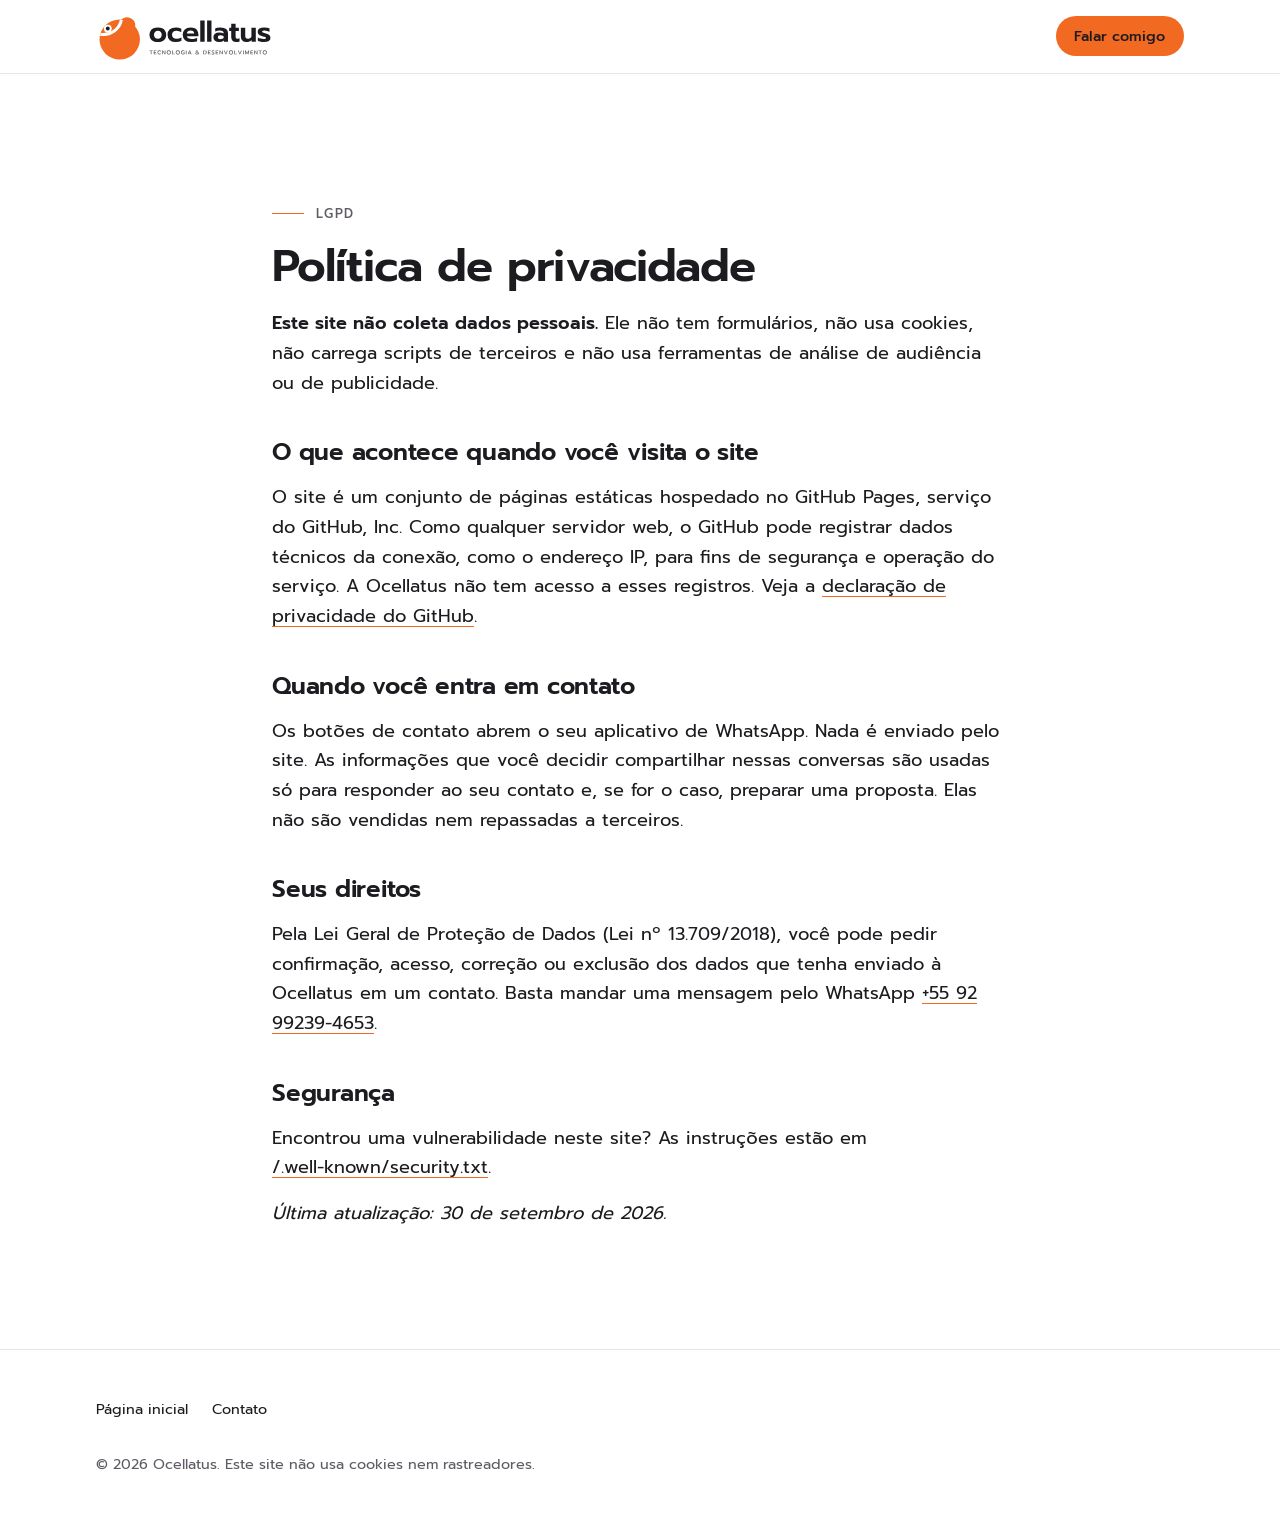
<file: privacidade.html>
<!doctype html>
<html lang="pt-BR">
<head>
  <meta charset="utf-8">
  <meta name="viewport" content="width=device-width, initial-scale=1">
  <meta http-equiv="Content-Security-Policy" content="default-src 'self'; script-src 'self'; style-src 'self'; img-src 'self'; font-src 'self'; connect-src 'self'; object-src 'none'; base-uri 'self'; form-action 'none'; upgrade-insecure-requests">
  <meta name="referrer" content="strict-origin-when-cross-origin">
  <title>Política de privacidade | Ocellatus</title>
  <meta name="description" content="Política de privacidade do site da Ocellatus: o site não coleta dados pessoais, não usa cookies e não carrega scripts de terceiros.">
  <link rel="canonical" href="https://ocellatuslab.github.io/privacidade.html">
  <meta name="color-scheme" content="light dark">
  <link rel="icon" href="/favicon.ico" sizes="48x48">
  <link rel="icon" href="/assets/img/icone.svg" type="image/svg+xml">
  <link rel="icon" href="/assets/img/icon-32.png" type="image/png" sizes="32x32">
  <link rel="apple-touch-icon" href="/assets/img/apple-touch-icon.png">
  <link rel="manifest" href="/site.webmanifest">
  <link rel="preload" href="/assets/fonts/prompt-regular.woff2" as="font" type="font/woff2" crossorigin>
  <link rel="preload" href="/assets/fonts/prompt-semibold.woff2" as="font" type="font/woff2" crossorigin>
  <link rel="stylesheet" href="/assets/css/site.css">
</head>
<body>
  <a class="pular" href="#conteudo">Pular para o conteúdo</a>
  <header class="topo">
    <div class="topo__interno">
      <a class="topo__logo" href="/" aria-label="Ocellatus, página inicial">
        <picture>
          <source srcset="/assets/img/logo-horizontal-escuro.svg" type="image/svg+xml" media="(prefers-color-scheme: dark)">
          <img src="/assets/img/logo-horizontal-claro.svg" width="180" height="53" alt="Ocellatus Tecnologia &amp; Desenvolvimento">
        </picture>
      </a>
      <a class="botao botao--primario botao--pequeno" href="/#contato">Falar comigo</a>
    </div>
  </header>

  <main id="conteudo" class="pagina">
    <div class="container container--estreito">
      <p class="rotulo">LGPD</p>
      <h1>Política de privacidade</h1>
      <p><strong>Este site não coleta dados pessoais.</strong> Ele não tem formulários, não usa cookies, não carrega scripts de terceiros e não usa ferramentas de análise de audiência ou de publicidade.</p>

      <h2>O que acontece quando você visita o site</h2>
      <p>O site é um conjunto de páginas estáticas hospedado no GitHub Pages, serviço do GitHub, Inc. Como qualquer servidor web, o GitHub pode registrar dados técnicos da conexão, como o endereço IP, para fins de segurança e operação do serviço. A Ocellatus não tem acesso a esses registros. Veja a <a href="https://docs.github.com/pt/site-policy/privacy-policies/github-general-privacy-statement" rel="noopener noreferrer">declaração de privacidade do GitHub</a>.</p>

      <h2>Quando você entra em contato</h2>
      <p>Os botões de contato abrem o seu aplicativo de WhatsApp. Nada é enviado pelo site. As informações que você decidir compartilhar nessas conversas são usadas só para responder ao seu contato e, se for o caso, preparar uma proposta. Elas não são vendidas nem repassadas a terceiros.</p>

      <h2>Seus direitos</h2>
      <p>Pela Lei Geral de Proteção de Dados (Lei nº 13.709/2018), você pode pedir confirmação, acesso, correção ou exclusão dos dados que tenha enviado à Ocellatus em um contato. Basta mandar uma mensagem pelo WhatsApp <a href="https://wa.me/5592992394653" rel="noopener noreferrer">+55 92 99239-4653</a>.</p>

      <h2>Segurança</h2>
      <p>Encontrou uma vulnerabilidade neste site? As instruções estão em <a href="/.well-known/security.txt">/.well-known/security.txt</a>.</p>

      <p><em>Última atualização: 30 de setembro de 2026.</em></p>
    </div>
  </main>

  <footer class="rodape">
    <div class="container rodape__interno">
      <ul class="rodape__links">
        <li><a href="/">Página inicial</a></li>
        <li><a href="/#contato">Contato</a></li>
      </ul>
      <p class="rodape__copy">© 2026 Ocellatus. Este site não usa cookies nem rastreadores.</p>
    </div>
  </footer>
</body>
</html>
</file>
<file: assets/css/site.css>
/* ==========================================================================
   Ocellatus — estilos do site
   Mobile-first. Sem dependências. Cores e medidas em tokens no :root.
   ========================================================================== */

/* Fonte Prompt, self-hosted (licença OFL em /assets/fonts/OFL.txt) */
@font-face {
  font-family: "Prompt";
  src: url("../fonts/prompt-regular.woff2") format("woff2");
  font-weight: 400;
  font-style: normal;
  font-display: swap;
}
@font-face {
  font-family: "Prompt";
  src: url("../fonts/prompt-medium.woff2") format("woff2");
  font-weight: 500;
  font-style: normal;
  font-display: swap;
}
@font-face {
  font-family: "Prompt";
  src: url("../fonts/prompt-semibold.woff2") format("woff2");
  font-weight: 600;
  font-style: normal;
  font-display: swap;
}

/* --------------------------------------------------------------------------
   Tokens
   Identidade visual 2026: laranja #F26A21, grafite #1C1B1F, cinza #5F5A63,
   branco. Neutros derivados do grafite para fundos e bordas.
   Contraste (WCAG): laranja sobre branco = 3,1:1 (só linhas, ícones e
   elementos gráficos, nunca texto comum); grafite sobre laranja = 5,6:1
   (botão principal); cinza #5F5A63 sobre branco = 6,7:1 e sobre --creme
   = 6,3:1; --cinza-400 sobre grafite = 8,0:1; laranja sobre grafite = 5,6:1.
   -------------------------------------------------------------------------- */
:root {
  --laranja: #f26a21;
  --laranja-claro: #f58d52;
  --grafite: #1c1b1f;
  --branco: #ffffff;

  --cinza-950: #131215;
  --cinza-900: var(--grafite);
  --cinza-800: #2f2d33;
  --cinza-700: #5f5a63;
  --cinza-400: #b5b0b8;
  --cinza-200: #e8e6ea;
  --creme: #f8f7f6;

  /* Papéis (tema claro) */
  --fundo: var(--branco);
  --fundo-alt: var(--creme);
  --fundo-escuro: var(--grafite);
  --texto: var(--cinza-900);
  --texto-suave: var(--cinza-700);
  --titulo: var(--grafite);
  --linha: var(--cinza-200);
  --acento: var(--laranja);
  --link: var(--cinza-900);

  --fonte: "Prompt", system-ui, -apple-system, "Segoe UI", Roboto, sans-serif;
  --container: 72rem;
  --gutter: clamp(1rem, 4vw, 2rem);
  --secao-y: clamp(4rem, 10vw, 7.5rem);
  --raio: 1rem;
  --transicao: 200ms ease;
}

@media (prefers-color-scheme: dark) {
  :root {
    --fundo: var(--grafite);
    --fundo-alt: #232227;
    --fundo-escuro: var(--cinza-950);
    --texto: var(--cinza-200);
    --texto-suave: var(--cinza-400);
    --titulo: var(--branco);
    --linha: var(--cinza-800);
    --link: var(--branco);
  }
}

/* --------------------------------------------------------------------------
   Base
   -------------------------------------------------------------------------- */
*,
*::before,
*::after { box-sizing: border-box; }

html {
  -webkit-text-size-adjust: 100%;
  text-size-adjust: 100%;
  scroll-behavior: smooth;
  scroll-padding-top: 5rem;
}

body {
  margin: 0;
  background: var(--fundo);
  color: var(--texto);
  font-family: var(--fonte);
  font-size: clamp(1rem, 0.95rem + 0.25vw, 1.125rem);
  line-height: 1.65;
  -webkit-font-smoothing: antialiased;
}

img { display: block; max-width: 100%; height: auto; }

h1, h2, h3 {
  color: var(--titulo);
  font-weight: 600;
  line-height: 1.2;
  letter-spacing: -0.01em;
  margin: 0 0 1rem;
  text-wrap: balance;
}
h1 { font-size: clamp(2rem, 1.3rem + 3.4vw, 3.6rem); letter-spacing: -0.02em; }
h2 { font-size: clamp(1.6rem, 1.2rem + 1.9vw, 2.6rem); }
h3 { font-size: clamp(1.1rem, 1.02rem + 0.35vw, 1.3rem); font-weight: 500; }

p { margin: 0 0 1rem; text-wrap: pretty; }
p:last-child { margin-bottom: 0; }

a { color: var(--link); text-decoration-color: var(--acento); text-underline-offset: 0.2em; text-decoration-thickness: 1px; }
a:hover { text-decoration-thickness: 2px; }

:focus-visible { outline: 2px solid var(--acento); outline-offset: 3px; border-radius: 4px; }

ul, ol { margin: 0; padding: 0; list-style: none; }

.pular {
  position: absolute;
  left: 1rem;
  top: -3rem;
  z-index: 100;
  padding: 0.5rem 1rem;
  background: var(--grafite);
  color: var(--branco);
  border-radius: 0.5rem;
}
.pular:focus { top: 1rem; }

.container {
  width: 100%;
  max-width: var(--container);
  margin-inline: auto;
  padding-inline: var(--gutter);
}
.container--estreito { max-width: 50rem; }

/* --------------------------------------------------------------------------
   Componentes
   -------------------------------------------------------------------------- */
.rotulo {
  display: inline-flex;
  align-items: center;
  gap: 0.75rem;
  margin-bottom: 1rem;
  color: var(--texto-suave);
  font-size: 0.8rem;
  font-weight: 500;
  letter-spacing: 0.14em;
  text-transform: uppercase;
}
.rotulo::before {
  content: "";
  width: 2rem;
  height: 1px;
  background: var(--acento);
}

.intro {
  max-width: 44rem;
  color: var(--texto-suave);
  font-size: 1.05em;
  margin-bottom: clamp(2rem, 5vw, 3rem);
}

.botao {
  display: inline-flex;
  align-items: center;
  justify-content: center;
  min-height: 3rem;
  padding: 0.75rem 1.5rem;
  border: 1px solid transparent;
  border-radius: 999px;
  font-weight: 500;
  font-size: 1rem;
  line-height: 1.2;
  text-align: center;
  text-decoration: none;
  transition: background-color var(--transicao), border-color var(--transicao), color var(--transicao);
}
.botao--primario { background: var(--laranja); color: var(--grafite); }
.botao--primario:hover { background: var(--laranja-claro); }
.botao--secundario { border-color: currentColor; color: var(--titulo); }
.botao--secundario:hover { border-color: var(--acento); }
.botao--pequeno { min-height: 2.5rem; padding: 0.5rem 1.1rem; font-size: 0.9rem; }

.acoes { display: flex; flex-wrap: wrap; gap: 0.75rem; }
.acoes--centro { justify-content: center; }

.grade { display: grid; gap: clamp(1rem, 3vw, 1.5rem); }

.cartao {
  position: relative;
  padding: clamp(1.5rem, 4vw, 2rem);
  background: var(--fundo);
  border: 1px solid var(--linha);
  border-radius: var(--raio);
}

.destaque {
  max-width: 48rem;
  margin-top: clamp(2rem, 5vw, 3rem);
  padding-left: 1.25rem;
  border-left: 2px solid var(--acento);
  color: var(--titulo);
  font-size: 1.1em;
}

/* --------------------------------------------------------------------------
   Header
   -------------------------------------------------------------------------- */
.topo {
  position: sticky;
  top: 0;
  z-index: 50;
  background: color-mix(in srgb, var(--fundo) 88%, transparent);
  border-bottom: 1px solid var(--linha);
  -webkit-backdrop-filter: saturate(1.4) blur(12px);
  backdrop-filter: saturate(1.4) blur(12px);
}
.topo__interno {
  display: flex;
  align-items: center;
  justify-content: space-between;
  gap: 1rem;
  max-width: var(--container);
  margin-inline: auto;
  padding: 0.6rem var(--gutter);
}
.topo__logo img { width: 150px; height: auto; }
.topo__nav { display: none; }

/* --------------------------------------------------------------------------
   Hero
   -------------------------------------------------------------------------- */
.hero {
  position: relative;
  overflow: hidden;
  padding-block: clamp(3.5rem, 12vw, 8rem) clamp(4rem, 10vw, 7rem);
}
.hero__fundo {
  position: absolute;
  top: 1.5rem;
  right: -30%;
  width: min(34rem, 85vw);
  aspect-ratio: 1;
  pointer-events: none;
}
.hero__fundo picture { position: absolute; inset: 0; display: grid; place-items: center; }
.hero__fundo img { width: 62%; opacity: 0.14; }
.hero__curva {
  position: absolute;
  inset: -8%;
  width: 116%;
  height: 116%;
  fill: none;
  stroke: var(--acento);
  stroke-width: 1;
  stroke-dasharray: 1400 420;
  opacity: 0.7;
}
.hero__conteudo { position: relative; }
.hero h1 { max-width: 18ch; margin-bottom: 1.5rem; }
.hero__sub { max-width: 40rem; color: var(--texto-suave); font-size: 1.1em; margin-bottom: 2rem; }
.hero__pilares {
  display: flex;
  flex-wrap: wrap;
  gap: 0.5rem 1.5rem;
  margin-top: clamp(2.5rem, 6vw, 4rem);
  padding-top: 1.5rem;
  border-top: 1px solid var(--linha);
  color: var(--texto-suave);
  font-size: 0.9rem;
}
.hero__pilares li { display: flex; align-items: center; gap: 0.5rem; }
.hero__pilares li::before {
  content: "";
  width: 0.45rem;
  height: 0.45rem;
  border: 1px solid var(--acento);
  border-radius: 50%;
}

/* --------------------------------------------------------------------------
   Seções
   -------------------------------------------------------------------------- */
.secao { padding-block: var(--secao-y); }
.secao--alt { background: var(--fundo-alt); }

/* Problema */
.lista-problemas .cartao { padding-top: 2.25rem; }
.lista-problemas .cartao::before {
  content: "";
  position: absolute;
  top: 1.25rem;
  left: clamp(1.5rem, 4vw, 2rem);
  width: 1.5rem;
  height: 2px;
  background: var(--acento);
}
.lista-problemas p { color: var(--texto-suave); }

/* Para quem */
.setor {
  padding: clamp(1.5rem, 4vw, 2.5rem);
  border: 1px solid var(--linha);
  border-radius: calc(var(--raio) * 1.5);
}
.setor h3 {
  font-size: clamp(1.3rem, 1.1rem + 0.8vw, 1.6rem);
  font-weight: 600;
  padding-bottom: 1rem;
  border-bottom: 1px solid var(--linha);
  margin-bottom: 0;
}
.dores { margin: 0; }
.dores > div { padding-block: 1.25rem; border-bottom: 1px solid var(--linha); }
.dores > div:last-child { border-bottom: 0; padding-bottom: 0; }
.dores dt { color: var(--titulo); font-weight: 500; margin-bottom: 0.4rem; }
.dores dd { margin: 0; }
.dores p { margin-bottom: 0.4rem; font-size: 0.95em; }
.dores .dor { color: var(--texto-suave); }
.dores strong { color: var(--titulo); font-weight: 500; }

/* Serviços */
.servico { display: flex; flex-direction: column; }
.servico h3 { font-weight: 600; }
.servico > p { color: var(--texto-suave); }
.exemplo {
  margin-top: auto;
  padding-top: 1rem;
  border-top: 1px solid var(--linha);
  font-size: 0.92em;
}
.servico > p.exemplo { color: var(--texto); }
.exemplo span { color: var(--titulo); font-weight: 500; }

.definicao {
  margin-top: clamp(2.5rem, 6vw, 4rem);
  padding: clamp(1.5rem, 5vw, 3rem);
  background: var(--fundo);
  border: 1px solid var(--linha);
  border-left: 3px solid var(--acento);
  border-radius: var(--raio);
}
.definicao h3 { font-size: clamp(1.3rem, 1.1rem + 0.8vw, 1.7rem); font-weight: 600; }
.definicao strong { color: var(--titulo); font-weight: 500; }

/* Como trabalho */
.etapas { display: grid; gap: 0; counter-reset: etapa; }
.etapa {
  position: relative;
  padding: 0 0 2.25rem 3.75rem;
  counter-increment: etapa;
}
.etapa::before {
  content: counter(etapa);
  position: absolute;
  left: 0;
  top: -0.2rem;
  display: grid;
  place-items: center;
  width: 2.5rem;
  height: 2.5rem;
  border: 1px solid var(--acento);
  border-radius: 50%;
  background: var(--fundo);
  color: var(--titulo);
  font-weight: 500;
}
.etapa::after {
  content: "";
  position: absolute;
  left: 1.25rem;
  top: 2.5rem;
  bottom: 0.2rem;
  width: 1px;
  background: var(--linha);
}
.etapa:last-child { padding-bottom: 0; }
.etapa:last-child::after { display: none; }
.etapa p { color: var(--texto-suave); max-width: 36rem; }

/* Segurança (sempre escura, nos dois temas) */
.secao--escura {
  --fundo: var(--fundo-escuro);
  --titulo: var(--branco);
  --texto: var(--cinza-200);
  --texto-suave: var(--cinza-400);
  --linha: var(--cinza-800);
  --link: var(--branco);
  background: var(--fundo-escuro);
  color: var(--texto);
  border-block: 1px solid var(--linha);
}
.garantias li { padding-top: 1.25rem; border-top: 1px solid var(--acento); }
.garantias h3 { font-weight: 500; }
.garantias p { color: var(--texto-suave); font-size: 0.95em; }

/* Portfólio */
.projeto { display: flex; flex-direction: column; }
.projeto__tipo { color: var(--texto-suave); font-size: 0.8rem; letter-spacing: 0.08em; text-transform: uppercase; margin-bottom: 0.5rem; }
.projeto h3 { font-weight: 600; }
.projeto > p:not(.projeto__tipo):not(.projeto__link) { color: var(--texto-suave); }
.projeto__link { margin-top: auto; padding-top: 1rem; font-weight: 500; }
.projeto__link a::after { content: " ↗"; }
.visualmente-oculto { position: absolute; width: 1px; height: 1px; margin: -1px; padding: 0; overflow: hidden; clip: rect(0 0 0 0); white-space: nowrap; border: 0; }

/* Sobre */
.sobre { display: grid; gap: clamp(2rem, 6vw, 4rem); align-items: center; }
.sobre__foto { margin: 0; max-width: 16rem; }
.sobre__foto img { width: 100%; border-radius: var(--raio); }
.sobre__texto strong { color: var(--titulo); font-weight: 500; }
.sobre__nome { color: var(--texto-suave); font-size: 0.92em; }

/* FAQ */
.faq { border-top: 1px solid var(--linha); }
.faq details { border-bottom: 1px solid var(--linha); }
.faq summary {
  display: flex;
  align-items: center;
  justify-content: space-between;
  gap: 1rem;
  padding-block: 1.25rem;
  cursor: pointer;
  list-style: none;
}
.faq summary::-webkit-details-marker { display: none; }
.faq summary h3 { margin: 0; font-size: clamp(1rem, 0.96rem + 0.25vw, 1.15rem); }
.faq summary::after {
  content: "";
  flex: none;
  width: 0.65rem;
  height: 0.65rem;
  border-right: 1.5px solid var(--acento);
  border-bottom: 1.5px solid var(--acento);
  transform: rotate(45deg) translateY(-25%);
  transition: transform var(--transicao);
}
.faq details[open] summary::after { transform: rotate(-135deg); }
.faq details p { padding-bottom: 1.5rem; color: var(--texto-suave); }

/* Contato */
.contato { text-align: center; }
.contato .rotulo { justify-content: center; }
.contato .intro { margin-inline: auto; }
.contato__lista {
  display: inline-grid;
  text-align: left;
  gap: 0.5rem;
  margin-top: 2.5rem;
  color: var(--texto-suave);
  font-size: 0.95em;
}
.contato__lista span {
  display: inline-block;
  min-width: 5.5rem;
  color: var(--titulo);
  font-weight: 500;
}

/* Rodapé */
.rodape {
  padding-block: 3rem;
  border-top: 1px solid var(--linha);
  font-size: 0.9rem;
  color: var(--texto-suave);
}
.rodape__interno { display: grid; gap: 2rem; }
.rodape__marca img { width: 170px; margin-bottom: 0.75rem; }
.rodape__links { display: flex; flex-wrap: wrap; gap: 0.5rem 1.5rem; }
.rodape__links a { color: var(--texto); text-decoration: none; }
.rodape__links a:hover { text-decoration: underline; text-decoration-color: var(--acento); }
.rodape__copy { margin: 0; }

/* Páginas internas (privacidade, 404) */
.pagina { padding-block: var(--secao-y); }
.pagina h1 { font-size: clamp(1.8rem, 1.3rem + 2.4vw, 2.8rem); }
.pagina h2 { font-size: clamp(1.2rem, 1.1rem + 0.6vw, 1.5rem); margin-top: 2.5rem; }
.pagina ul { list-style: disc; padding-left: 1.25rem; margin-bottom: 1rem; }
.pagina li { margin-bottom: 0.4rem; }
.erro { display: grid; justify-items: center; text-align: center; min-height: 70vh; align-content: center; gap: 1rem; }
.erro img { width: 7rem; }
.erro .rotulo { justify-content: center; }

/* --------------------------------------------------------------------------
   Breakpoints
   -------------------------------------------------------------------------- */
@media (min-width: 40rem) {
  .grade--2 { grid-template-columns: repeat(2, minmax(0, 1fr)); }
  .grade--3 { grid-template-columns: repeat(2, minmax(0, 1fr)); }
  .sobre { grid-template-columns: 14rem 1fr; }
  .rodape__interno { grid-template-columns: 1fr auto; align-items: end; }
  .rodape__copy { grid-column: 1 / -1; }
}

@media (min-width: 56rem) {
  .topo__logo img { width: 180px; }
  .topo__nav { display: block; }
  .topo__nav ul { display: flex; gap: 1.75rem; }
  .topo__nav a { color: var(--texto); text-decoration: none; font-size: 0.95rem; }
  .topo__nav a:hover { color: var(--titulo); text-decoration: underline; text-decoration-color: var(--acento); }
  .grade--3 { grid-template-columns: repeat(3, minmax(0, 1fr)); }
  .hero__fundo { right: 2%; top: 50%; transform: translateY(-50%); width: min(30rem, 36vw); }
  .hero__fundo img { opacity: 1; }
  .etapas { grid-template-columns: repeat(4, minmax(0, 1fr)); gap: 2rem; }
  .etapa { padding: 3.75rem 0 0; }
  .etapa::before { top: 0; }
  .etapa::after { left: 3.25rem; right: -1.5rem; top: 1.25rem; bottom: auto; width: auto; height: 1px; }
  .etapa:last-child::after { display: none; }
  .sobre { grid-template-columns: 18rem 1fr; }
  .sobre__foto { max-width: none; }
}

/* --------------------------------------------------------------------------
   Movimento: animação de entrada só com JS ativo e sem redução de movimento.
   Sem JS, todo o conteúdo aparece normalmente.
   -------------------------------------------------------------------------- */
@media (prefers-reduced-motion: no-preference) {
  .js .revelar {
    opacity: 0;
    transform: translateY(16px);
    transition: opacity 600ms ease, transform 600ms ease;
  }
  .js .revelar.visivel { opacity: 1; transform: none; }
}

@media (prefers-reduced-motion: reduce) {
  html { scroll-behavior: auto; }
  *, *::before, *::after { transition: none !important; animation: none !important; }
}
</file>
<file: assets/css/cinema.css>
/* ==========================================================================
   Ocellatus — versão scrollytelling (camada sobre site.css)

   Três camadas, nesta ordem:
   1. Base: layout estático, que vale sem JavaScript e com movimento reduzido.
   2. .cine: ligado por cine-init.js quando não há pedido de movimento reduzido.
   3. Cenas fixas (pin): só em telas com altura suficiente para caber cada cena.

   O JavaScript só escreve números: --p (avanço da cena fixa, 0 a 1),
   --v (avanço de um elemento que atravessa a tela) e --rolagem (página toda).
   Tudo o que se move usa transform, opacity ou clip-path.
   ========================================================================== */

:root {
  --curva: cubic-bezier(0.22, 1, 0.36, 1);
  --topo-altura: 4.1rem;
}

/* --------------------------------------------------------------------------
   1. Base
   -------------------------------------------------------------------------- */
.progresso { display: none; }
.logo-escuro { display: none; }
@media (prefers-color-scheme: dark) {
  .logo-claro { display: none; }
  .logo-escuro { display: block; }
}

/* Abertura (sempre escura, nos dois temas) */
.abertura {
  --fundo: var(--grafite);
  --titulo: var(--branco);
  --texto: var(--cinza-200);
  --texto-suave: var(--cinza-400);
  --linha: var(--cinza-800);
  position: relative;
  overflow: clip;
  background: var(--grafite);
  color: var(--texto);
}
.abertura .cena__palco {
  position: relative;
  display: grid;
  align-content: center;
  gap: 2.5rem;
  padding-block: clamp(3rem, 10vw, 6rem) clamp(3.5rem, 9vw, 6rem);
}
.abertura__simbolo {
  position: relative;
  justify-self: center;
  width: min(15rem, 56vw);
  aspect-ratio: 1;
  display: grid;
  place-items: center;
}
.abertura__aneis { position: absolute; inset: 0; width: 100%; height: 100%; overflow: visible; }
.anel { fill: none; stroke: var(--laranja); stroke-width: 1.2; vector-effect: non-scaling-stroke; }
.anel--1 { opacity: 0.9; stroke-dasharray: 1400 435; }
.anel--2 { opacity: 0.35; stroke-dasharray: 4 14; }
.anel--3 { opacity: 0.18; }
.abertura__peixe { position: relative; width: 52%; height: auto; overflow: visible; }
.abertura h1 { max-width: 20ch; margin-bottom: 1.5rem; }
.abertura .hero__sub { max-width: 38rem; }
.abertura .hero__pilares { margin-top: 2.5rem; }
.abertura__dica { display: none; }

/* Manifesto */
.manifesto .cena__palco { padding-block: var(--secao-y) clamp(2rem, 5vw, 3rem); }
.manifesto__frase {
  max-width: 16ch;
  font-size: clamp(2.3rem, 1.2rem + 5.4vw, 5.6rem);
  line-height: 1.04;
  letter-spacing: -0.035em;
  margin-bottom: clamp(1.5rem, 4vw, 2.5rem);
}
.manifesto__acento { color: var(--laranja); }
.problemas { padding-bottom: var(--secao-y); }
.problemas__num {
  display: block;
  margin-bottom: 1.25rem;
  color: var(--laranja);
  font-size: 0.85rem;
  font-weight: 500;
  letter-spacing: 0.12em;
}
.secao--escura .lista-problemas .cartao { background: color-mix(in srgb, var(--branco) 3%, transparent); }
.lista-problemas .cartao::before { display: none; }
.lista-problemas .cartao { padding-top: clamp(1.5rem, 4vw, 2rem); }
.secao--escura .destaque { color: var(--branco); }

/* Para quem e Segurança: duas colunas, título parado e conteúdo passando */
.duo__grade { display: grid; gap: clamp(2rem, 5vw, 3rem); }
.duo__rolagem { display: grid; gap: clamp(1rem, 3vw, 1.5rem); }
.duo__marcadores { display: none; }

/* Serviços */
#servicos { padding-bottom: var(--secao-y); }
.trilho .cena__palco { padding-top: var(--secao-y); }
.trilho__faixa { display: grid; gap: clamp(1rem, 3vw, 1.5rem); padding-inline: var(--gutter); max-width: var(--container); margin-inline: auto; }
.servico__num { color: var(--texto-suave); font-size: 0.85rem; font-weight: 500; letter-spacing: 0.12em; margin-bottom: 1rem; }
.servico { gap: 0; }
.trilho__barra { display: none; }
.trilho__depois .definicao { margin-top: clamp(2rem, 5vw, 3rem); }

/* Como trabalho */
.etapas-cena .cena__palco { padding-block: var(--secao-y); }
.etapas-cena__linha { display: none; }

/* Segurança */
.seguranca__selo { display: none; }
.seguranca .garantias li { padding-top: 1.25rem; border-top: 1px solid var(--acento); }

/* Sobre */
.sobre__foto { position: relative; }

/* Contato */
.final .cena__palco { position: relative; padding-block: var(--secao-y); }
.final__disco { display: none; }

@media (min-width: 40rem) {
  .trilho__faixa { grid-template-columns: repeat(2, minmax(0, 1fr)); }
}

@media (min-width: 56rem) {
  .abertura .cena__palco { grid-template-columns: minmax(0, 1fr) minmax(0, 0.8fr); max-width: var(--container); margin-inline: auto; padding-inline: var(--gutter); }
  .abertura__texto { grid-row: 1; grid-column: 1; padding-inline: 0; }
  .abertura__simbolo { grid-row: 1; grid-column: 2; width: min(28rem, 34vw); }
  .duo__grade { grid-template-columns: minmax(0, 0.9fr) minmax(0, 1.1fr); gap: clamp(3rem, 6vw, 6rem); align-items: start; }
  .duo__fixo { position: sticky; top: calc(var(--topo-altura) + 2.5rem); }
  .duo__marcadores { display: flex; gap: 0.5rem; margin-top: 2rem; }
  .seguranca .duo__rolagem { grid-template-columns: 1fr; }
  .seguranca__selo { display: grid; place-items: center; position: relative; width: min(16rem, 22vw); aspect-ratio: 1; margin-top: 2.5rem; }
  .seguranca__selo svg { position: absolute; inset: 0; width: 100%; height: 100%; transform: rotate(-90deg); }
  .seguranca__selo circle { fill: none; stroke-width: 2; vector-effect: non-scaling-stroke; }
  .seguranca__trilha { stroke: var(--cinza-800); }
  .seguranca__anel { stroke: var(--laranja); stroke-dasharray: 1760; stroke-dashoffset: 0; }
  .seguranca__selo img { width: 42%; }
  .trilho__faixa { grid-template-columns: repeat(3, minmax(0, 1fr)); }
}

/* --------------------------------------------------------------------------
   2. Modo cinematográfico (com JS e sem movimento reduzido)
   -------------------------------------------------------------------------- */
.cine .progresso {
  display: block;
  position: fixed;
  inset: 0 0 auto;
  z-index: 60;
  height: 2px;
  pointer-events: none;
}
.cine .progresso span {
  display: block;
  height: 100%;
  background: var(--laranja);
  transform-origin: 0 50%;
  transform: scaleX(var(--rolagem, 0));
}

/* Cabeçalho flutua sobre as cenas e troca de tom conforme o fundo */
.cine .topo {
  position: fixed;
  inset: 0 0 auto;
  transition: background-color 250ms ease, border-color 250ms ease;
}
.cine .topo--escuro { background: color-mix(in srgb, var(--grafite) 72%, transparent); border-bottom-color: transparent; }
.cine .topo--escuro .logo-claro { display: none; }
.cine .topo--escuro .logo-escuro { display: block; }
.cine .topo--escuro .topo__nav a { color: var(--cinza-200); }
.cine .topo--escuro .topo__nav a:hover { color: var(--branco); }
.cine #inicio .cena__palco { padding-top: calc(var(--topo-altura) + clamp(2rem, 6vw, 4rem)); }

/* Entrada do título principal, palavra por palavra, ao carregar */
.cine .abertura h1 .palavra {
  display: inline-block;
  animation: subir 900ms var(--curva) backwards;
  animation-delay: calc(var(--i) * 45ms + 150ms);
}
.cine .abertura .rotulo,
.cine .abertura .hero__sub,
.cine .abertura .acoes,
.cine .abertura .hero__pilares { animation: aparecer 900ms var(--curva) backwards; }
.cine .abertura .rotulo { animation-delay: 50ms; }
.cine .abertura .hero__sub { animation-delay: 700ms; }
.cine .abertura .acoes { animation-delay: 850ms; }
.cine .abertura .hero__pilares { animation-delay: 1000ms; }
.cine .anel--1 { stroke-dasharray: 1835; animation: desenhar 2200ms var(--curva) 200ms both; }
.cine .abertura__peixe { animation: surgir 1400ms var(--curva) backwards; }

@keyframes subir { from { opacity: 0; transform: translateY(0.6em); } }
@keyframes aparecer { from { opacity: 0; transform: translateY(12px); } }
@keyframes surgir { from { opacity: 0; transform: scale(0.85) rotate(-12deg); } }
@keyframes desenhar { from { stroke-dashoffset: 1835; } to { stroke-dashoffset: 0; } }

/* Revelações e profundidade (valem em qualquer altura de tela) */
.cine .portfolio .projeto {
  transform: translateY(calc((0.5 - var(--v, 0.5)) * var(--vel, 40px)));
}
.cine .portfolio .projeto:nth-child(even) { --vel: 90px; }
.cine .portfolio .projeto.revelar:not(.visivel) { transform: translateY(calc((0.5 - var(--v, 0.5)) * var(--vel, 40px) + 24px)); }
.cine .portfolio .projeto.revelar { transition: opacity 700ms ease, transform 120ms linear; }

.cine .sobre__foto img {
  clip-path: circle(calc(clamp(0.08, var(--v, 1) * 2.4 - 0.35, 0.75) * 100%) at 50% 50%);
  transform: scale(calc(1.12 - clamp(0, var(--v, 1) * 2 - 0.3, 1) * 0.12));
}
.cine .sobre__foto::before {
  content: "";
  position: absolute;
  inset: -6%;
  border: 1px solid var(--laranja);
  border-radius: 50%;
  opacity: calc(1 - clamp(0, var(--v, 1) * 2.4 - 0.6, 1));
  transform: scale(calc(0.6 + clamp(0, var(--v, 1) * 2.4 - 0.35, 1) * 0.5));
  pointer-events: none;
}
.cine .sobre__foto picture { display: block; overflow: hidden; border-radius: var(--raio); }

.cine .lista-problemas .cartao.revelar:nth-child(2) { transition-delay: 120ms; }
.cine .lista-problemas .cartao.revelar:nth-child(3) { transition-delay: 240ms; }
.cine .seguranca .garantias li.revelar { transition-duration: 800ms; }

/* Marcadores de setor */
.cine .duo__marcadores li {
  padding: 0.35rem 0.9rem;
  border: 1px solid var(--linha);
  border-radius: 999px;
  color: var(--texto-suave);
  font-size: 0.85rem;
  transition: background-color 300ms ease, color 300ms ease, border-color 300ms ease;
}
.cine .duo__marcadores li.ativo { background: var(--grafite); border-color: var(--grafite); color: var(--branco); }
@media (prefers-color-scheme: dark) {
  .cine .duo__marcadores li.ativo { background: var(--laranja); border-color: var(--laranja); color: var(--grafite); }
}

/* Anel da segurança acompanha a rolagem da seção */
.cine .seguranca__anel { stroke-dashoffset: calc((1 - clamp(0, (var(--v, 1) - 0.15) / 0.55, 1)) * 1760); }
.cine .seguranca__selo img { transform: rotate(calc(var(--v, 0.5) * 40deg - 20deg)); }

/* --------------------------------------------------------------------------
   3. Cenas fixas: só quando a tela tem altura para cada uma
   -------------------------------------------------------------------------- */
.cena { --p: 0; }

@media (min-height: 40rem) {
  .cine .cena { position: relative; }
  .cine .cena > .cena__palco {
    position: sticky;
    top: 0;
    height: 100vh;
    height: 100svh;
    overflow: clip;
  }

  /* ---- Abertura: segura o texto, depois mergulha no olho do peixe ---- */
  .cine .abertura { height: 215vh; height: 215svh; overflow: visible; }
  .cine .abertura .cena__palco { align-content: center; gap: 1.75rem; padding-bottom: 3rem; }
  .cine .abertura { --q: clamp(0, (var(--p) - 0.32) / 0.68, 1); }
  .cine .abertura__texto {
    opacity: clamp(0, 1 - (var(--p) - 0.18) * 4.5, 1);
    transform: translateY(calc(var(--p) * -14vh));
  }
  .cine .abertura__simbolo {
    transform-origin: 38.5% 41.6%;
    transform:
      translate(calc(var(--q) * var(--centrar-x, 0px)), calc(var(--q) * var(--centrar-y, 0px)))
      scale(calc(1 + var(--q) * var(--q) * var(--q) * var(--zoom, 80)));
  }
  .cine .abertura__aneis {
    transform: rotate(calc(var(--p) * 140deg));
    opacity: calc(1 - var(--q) * 3);
  }
  .cine .anel--2 { transform-box: fill-box; transform-origin: 50% 50%; transform: scale(calc(1 - var(--p) * 0.12)); }
  .cine .abertura__peixe { rotate: calc(var(--p) * -8deg); }
  .cine .abertura__olho { opacity: calc(1 - var(--q) * 6); }
  .cine .abertura__dica {
    display: flex;
    align-items: center;
    gap: 0.75rem;
    position: absolute;
    left: 50%;
    bottom: 1.5rem;
    margin: 0;
    color: var(--cinza-400);
    font-size: 0.75rem;
    letter-spacing: 0.16em;
    text-transform: uppercase;
    translate: -50% 0;
    opacity: calc(1 - var(--p) * 12);
    animation: aparecer 900ms var(--curva) 1400ms backwards;
  }
  .cine .abertura__dica span {
    width: 1px;
    height: 2.25rem;
    background: linear-gradient(var(--laranja), transparent);
    animation: pulso 2s ease-in-out infinite;
  }
  @keyframes pulso { 0%, 100% { transform: scaleY(0.4); transform-origin: top; } 50% { transform: scaleY(1); transform-origin: top; } }

  /* ---- Manifesto: as palavras acendem com a rolagem ---- */
  .cine .manifesto { height: 260vh; height: 260svh; }
  .cine .manifesto .cena__palco { display: grid; align-content: center; padding-block: var(--topo-altura) 2rem; }
  /* Palavras ainda apagadas ficam em cinza com contraste mínimo de 3:1 (texto grande). */
  .cine .manifesto__frase { --alvo: var(--branco); }
  .cine .manifesto__acento { --alvo: var(--laranja); }
  .cine .manifesto__frase .palavra {
    color: color-mix(in srgb, var(--alvo) calc(clamp(0, (var(--p) * 1.55 * var(--n) - var(--i)) * 0.9, 1) * 100%), #6e6a72);
    transition: color 120ms linear;
  }
  .cine .manifesto__intro {
    opacity: clamp(0, (var(--p) - 0.68) * 5, 1);
    transform: translateY(calc((1 - clamp(0, (var(--p) - 0.68) * 5, 1)) * 20px));
  }
  .cine .manifesto .cena__palco::after {
    content: "";
    position: absolute;
    right: calc(var(--gutter) * -1 + 8vw);
    bottom: 12vh;
    width: min(42vw, 26rem);
    aspect-ratio: 1;
    border: 1px solid var(--laranja);
    border-radius: 50%;
    opacity: 0.25;
    transform: translateY(calc((0.5 - var(--p)) * 30vh)) scale(calc(0.8 + var(--p) * 0.4));
    pointer-events: none;
  }

  /* ---- Serviços: trilho horizontal ---- */
  .cine .trilho {
    --cartao: min(82vw, 23rem);
    --vao: 1.25rem;
    --inicio: max(var(--gutter), calc((100vw - var(--container)) / 2 + var(--gutter)));
    --largura: calc(var(--inicio) + 9 * var(--cartao) + 8 * var(--vao) + var(--gutter));
    --desloc: max(0px, calc(var(--largura) - 100vw));
    height: calc(100vh + var(--desloc) * 1.1);
    height: calc(100svh + var(--desloc) * 1.1);
  }
  .cine .trilho .cena__palco {
    display: flex;
    flex-direction: column;
    justify-content: center;
    gap: clamp(1.25rem, 3vh, 2.25rem);
    padding-block: calc(var(--topo-altura) + 1rem) 1.5rem;
  }
  .cine .trilho__cabeca h2 { margin-bottom: 0.5rem; }
  .cine .trilho__cabeca .intro { margin-bottom: 0; }
  .cine .trilho__janela { overflow: visible; }
  .cine .trilho__faixa {
    display: flex;
    gap: var(--vao);
    width: max-content;
    max-width: none;
    margin: 0;
    padding-inline: var(--inicio) var(--gutter);
    transform: translateX(calc(var(--p) * var(--desloc) * -1));
  }
  .cine .trilho__faixa .servico {
    flex: none;
    width: var(--cartao);
    min-height: min(26rem, 52vh);
    box-shadow: 0 1px 0 var(--linha);
  }
  .cine .trilho__barra {
    display: block;
    height: 2px;
    width: 100%;
  }
  .cine .trilho__barra span {
    display: block;
    height: 100%;
    background: var(--linha);
    position: relative;
    overflow: hidden;
  }
  .cine .trilho__barra span::after {
    content: "";
    position: absolute;
    inset: 0;
    background: var(--laranja);
    transform-origin: 0 50%;
    transform: scaleX(var(--p));
  }

  /* ---- Como trabalho: a linha se desenha e acende cada etapa ---- */
  .cine .etapas-cena { height: 260vh; height: 260svh; }
  .cine .etapas-cena .cena__palco { display: grid; align-content: center; padding-block: calc(var(--topo-altura) + 1rem) 1.5rem; }
  .cine .etapas-cena__trilha { position: relative; }
  .cine .etapas-cena .etapa { --i: 0; }
  .cine .etapas-cena .etapa:nth-child(2) { --i: 1; }
  .cine .etapas-cena .etapa:nth-child(3) { --i: 2; }
  .cine .etapas-cena .etapa:nth-child(4) { --i: 3; }
  .cine .etapas-cena .etapa {
    --a: clamp(0, (var(--p) * 1.25 - var(--i) * 0.3) * 6, 1);
    transform: translateY(calc((1 - var(--a)) * 14px));
  }
  .cine .etapas-cena .etapa h3 { color: color-mix(in srgb, var(--titulo) calc(var(--a) * 100%), var(--texto-suave)); }
  .cine .etapas-cena .etapa::after { display: none; }
  .cine .etapas-cena .etapa::before {
    background: color-mix(in srgb, var(--laranja) calc(var(--a) * 100%), var(--fundo));
    color: color-mix(in srgb, var(--grafite) calc(var(--a) * 100%), var(--titulo));
    z-index: 1;
  }
  .cine .etapas-cena__linha {
    display: block;
    position: absolute;
    left: 1.25rem;
    top: 1.1rem;
    bottom: 2rem;
    width: 1px;
    background: var(--linha);
  }
  .cine .etapas-cena__linha span {
    display: block;
    width: 100%;
    height: 100%;
    background: var(--laranja);
    transform-origin: 50% 0;
    transform: scaleY(clamp(0, var(--p) * 1.25 - 0.05, 1));
  }
  .cine .etapas-cena .etapa { padding-bottom: 1.4rem; }
  .cine .etapas-cena .etapa p { font-size: 0.95em; }

  /* ---- Final: o círculo laranja cresce e vira o fundo do convite ---- */
  .cine .final { height: 200vh; height: 200svh; background: var(--grafite); }
  .cine .final .cena__palco { display: grid; align-content: center; padding-block: var(--topo-altura) 2rem; }
  .cine .final__disco {
    display: block;
    position: absolute;
    left: 50%;
    top: 50%;
    width: 160vmax;
    aspect-ratio: 1;
    margin: -80vmax 0 0 -80vmax;
    border-radius: 50%;
    background: var(--laranja);
    transform: scale(clamp(0.015, var(--p) * var(--p) * 2.6, 1));
  }
  .cine .final .contato {
    --titulo: var(--grafite);
    --texto: var(--grafite);
    --texto-suave: var(--grafite);
    --link: var(--grafite);
    --acento: var(--grafite);
    position: relative;
    color: var(--grafite);
    opacity: clamp(0, (var(--p) - 0.5) * 4, 1);
    transform: translateY(calc((1 - clamp(0, (var(--p) - 0.5) * 4, 1)) * 30px));
  }
  .cine .final .rotulo::before { background: var(--grafite); }
  .cine .final .botao--primario { background: var(--grafite); color: var(--branco); }
  .cine .final .botao--primario:hover { background: var(--cinza-800); }
  .cine .final.focada .final__disco { transform: none; }
  .cine .final.focada .contato { opacity: 1; transform: none; }
  .cine .final :focus-visible { outline-color: var(--grafite); }

  /* Teclado: conteúdo focado de cena nunca fica invisível */
  .cine .abertura.focada .abertura__texto { opacity: 1; }
  .cine .manifesto.focada .manifesto__intro { opacity: 1; }
}

/* Desktop: ajustes de composição das cenas */
@media (min-width: 56rem) and (min-height: 40rem) {
  .cine .abertura .cena__palco { align-content: center; }
  .cine .abertura__simbolo { --centrar-x: -18vw; }
  .cine .trilho { --cartao: min(30vw, 24rem); }
  .cine .etapas-cena .etapas { grid-template-columns: repeat(4, minmax(0, 1fr)); gap: 2rem; }
  .cine .etapas-cena .etapa { padding: 3.75rem 0 0; }
  .cine .etapas-cena__linha { left: 1.25rem; right: 1.25rem; top: 1.25rem; bottom: auto; width: auto; height: 1px; }
  .cine .etapas-cena__linha span { transform-origin: 0 50%; transform: scaleX(clamp(0, var(--p) * 1.25 - 0.05, 1)); }
}

/* Celular alto: símbolo menor acima do texto */
@media (max-width: 55.99rem) and (min-height: 40rem) {
  .cine .abertura__simbolo { width: min(9.5rem, 34vw); --centrar-y: 28vh; --zoom: 95; }
  .cine .abertura h1 { font-size: clamp(1.75rem, 1.2rem + 3vw, 2.4rem); margin-bottom: 1rem; }
  .cine .abertura .hero__sub { font-size: 1rem; margin-bottom: 1.5rem; }
  .cine .abertura .hero__pilares { margin-top: 1.5rem; padding-top: 1rem; font-size: 0.82rem; }
  .cine .abertura__dica { display: none; }
  .cine .manifesto .cena__palco::after { display: none; }
  .cine .trilho__faixa .servico { min-height: 0; padding: 1.4rem; font-size: 0.95rem; }
  .cine .etapas-cena h2 { margin-bottom: 1.25rem; }
  .cine .etapas-cena .etapa { padding-bottom: 1rem; padding-left: 3.5rem; }
  .cine .etapas-cena .etapa h3 { margin-bottom: 0.35rem; }
  .cine .etapas-cena .etapa p { font-size: 0.88rem; line-height: 1.5; }
}

/* Celular baixo: a abertura não cabe numa tela só, então rola normalmente (as outras cenas continuam). */
@media (max-width: 55.99rem) and (min-height: 40rem) and (max-height: 47.99rem) {
  .cine .abertura { height: auto; }
  .cine .abertura > .cena__palco { position: relative; height: auto; }
  .cine .abertura__texto { opacity: 1; transform: none; }
  .cine .abertura__simbolo { transform: none; }
  .cine .abertura__aneis { opacity: 1; }
  .cine .abertura__olho { opacity: 1; }
}
</file>
